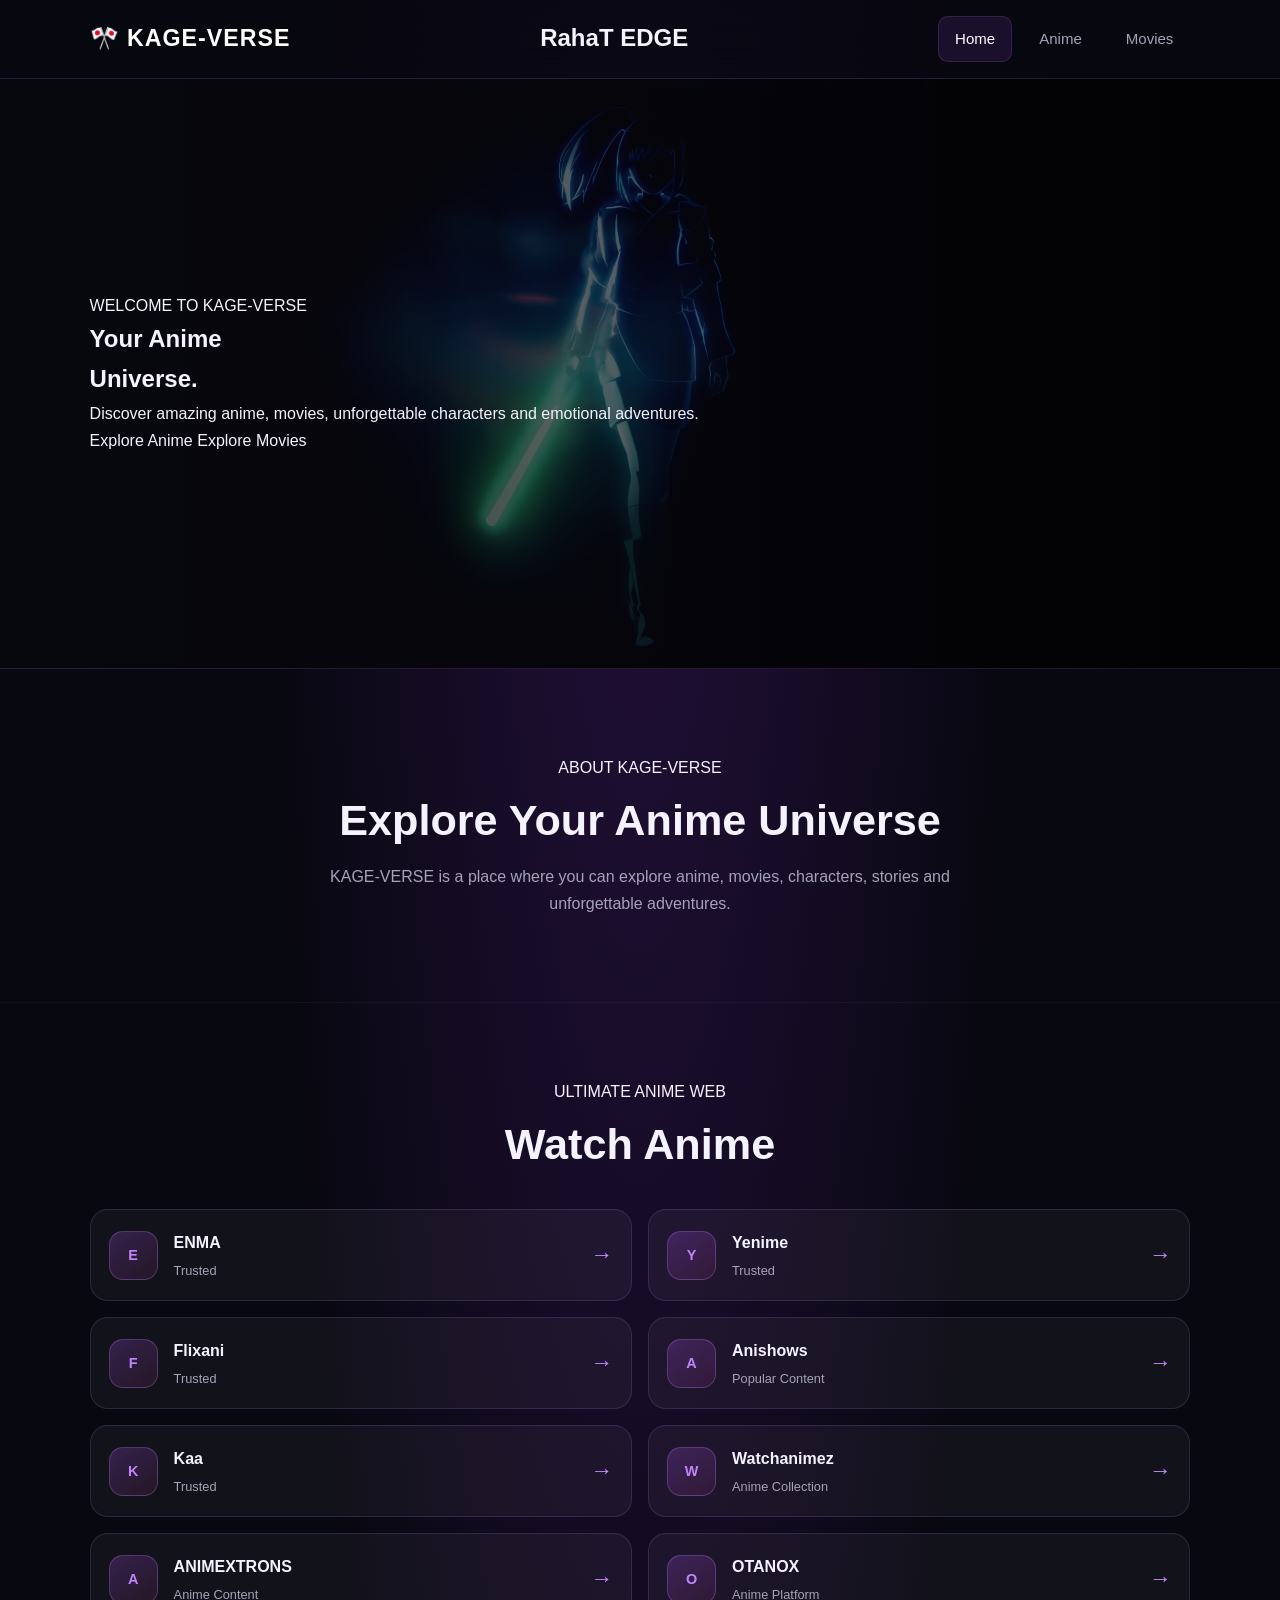
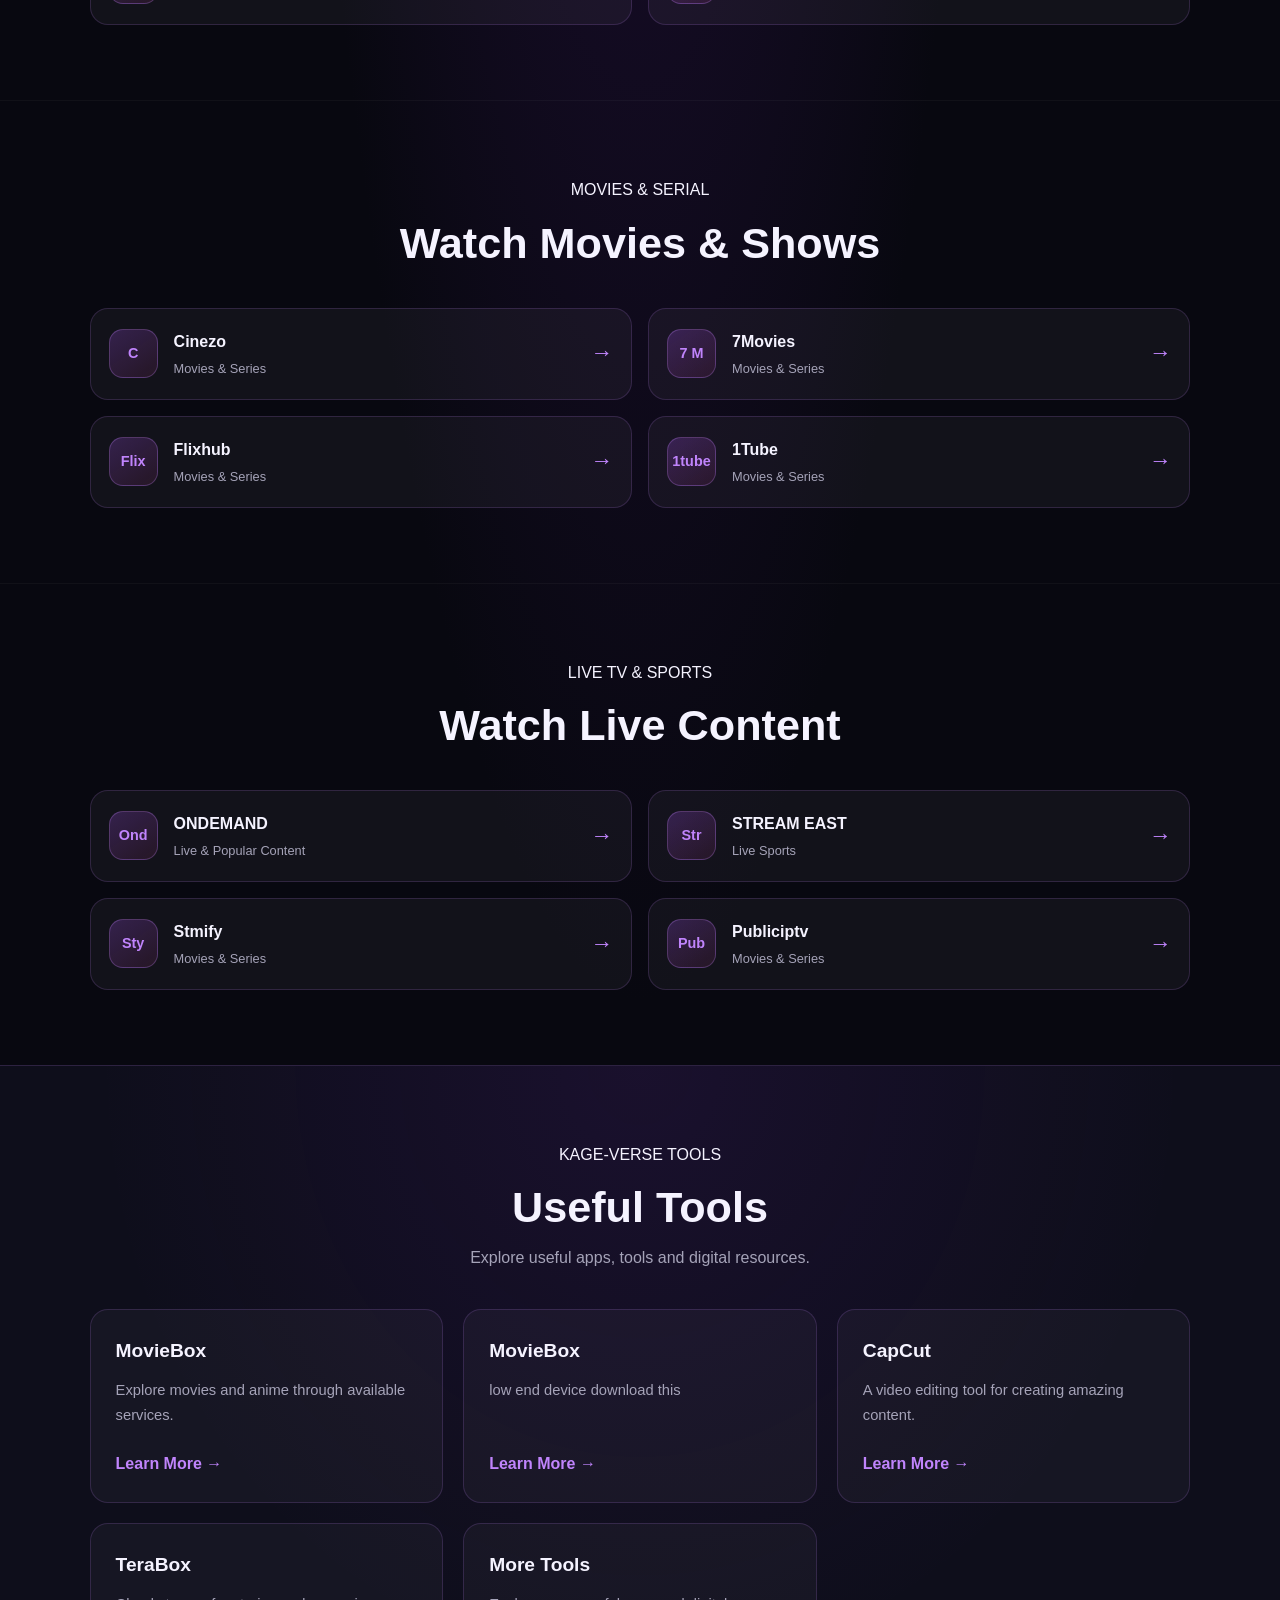
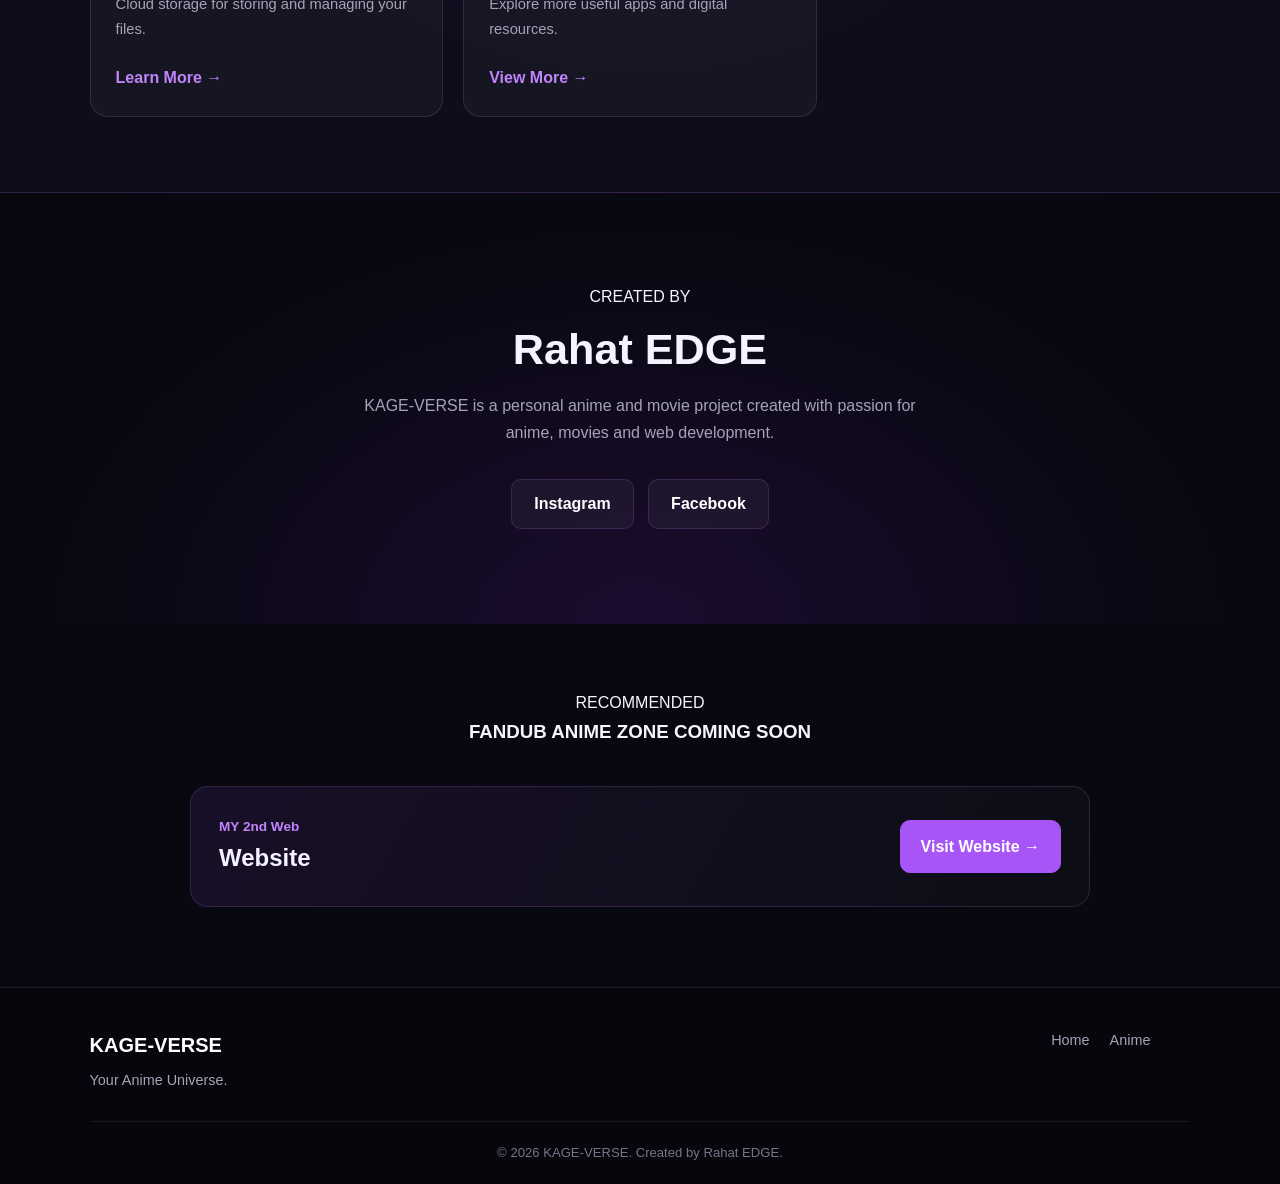
<file: index.html>
<!DOCTYPE html>
<html lang="en">

<head>
    <meta charset="UTF-8">

    <meta name="viewport" content="width=device-width, initial-scale=1.0">

    <meta name="description" content="KAGE-VERSE - Explore anime, movies, characters, stories and amazing adventures.">

    <meta name="author" content="Rahat EDGE">

    <link rel="stylesheet" href="index.css">

    <title>KAGE-VERSE</title>
</head>

<body>

    <!-- =========================
         HEADER
    ========================== -->

    <header class="site-header">

        <a href="index.html" class="logo">
            🎌 KAGE-VERSE
        </a>

        <h2>RahaT EDGE</h2>

        <nav class="navbar">

            <a href="index.html" class="active">
                Home
            </a>

            <a href="https://animesalt.cx/">
                Anime
            </a>

            <a href="">
                Movies
            </a>

        </nav>

    </header>


    <!-- =========================
         MAIN
    ========================== -->

    <main>

        <!-- =========================
             HERO
        ========================== -->

        <section class="hero">

            <div class="hero-content">

                <p class="hero-label">
                    WELCOME TO KAGE-VERSE
                </p>

                <h1>
                    Your Anime
                    <br>
                    Universe.
                </h1>

                <p class="hero-description">
                    Discover amazing anime, movies,
                    unforgettable characters and
                    emotional adventures.
                </p>

                <div class="hero-buttons">

                    <a href="anime.html" class="hero-button">
                        Explore Anime
                    </a>

                    <a href="movies.html" class="hero-button secondary">
                        Explore Movies
                    </a>

                </div>

            </div>

        </section>


        <!-- =========================
             ABOUT KAGE-VERSE
        ========================== -->

        <section class="intro-section">

            <div class="section-heading">

                <p class="section-label">
                    ABOUT KAGE-VERSE
                </p>

                <h2>
                    Explore Your Anime Universe
                </h2>

                <p>
                    KAGE-VERSE is a place where you can
                    explore anime, movies, characters,
                    stories and unforgettable adventures.
                </p>

            </div>

        </section>


        <!-- =========================
             WATCH ANIME
        ========================== -->

        <section class="aniro-menu">

            <div class="section-title">

                <p class="section-label">
                    ULTIMATE ANIME WEB
                </p>

                <h2>
                    Watch Anime
                </h2>

            </div>


            <div class="button-grid">

                <!-- ENMA -->

                <a href="https://www.enma.lol/home" class="menu-button" target="_blank" rel="noopener noreferrer">

                    <span class="button-icon">
                        E
                    </span>

                    <span class="button-text">

                        <strong>
                            ENMA
                        </strong>

                        <small>
                            Trusted
                        </small>

                    </span>

                    <span class="arrow">
                        →
                    </span>

                </a>


                <!-- Yenime -->

                <a href="https://yenime.net/" class="menu-button" target="_blank" rel="noopener noreferrer">

                    <span class="button-icon">
                        Y
                    </span>

                    <span class="button-text">

                        <strong>
                            Yenime
                        </strong>

                        <small>
                            Trusted
                        </small>

                    </span>

                    <span class="arrow">
                        →
                    </span>

                </a>


                <!-- Flixani -->

                <a href="https://flixani.studio/" class="menu-button" target="_blank" rel="noopener noreferrer">

                    <span class="button-icon">
                        F
                    </span>

                    <span class="button-text">

                        <strong>
                            Flixani
                        </strong>

                        <small>
                            Trusted
                        </small>

                    </span>

                    <span class="arrow">
                        →
                    </span>

                </a>


                <!-- Anishows -->

                <a href="https://anishows.org/home" class="menu-button" target="_blank" rel="noopener noreferrer">

                    <span class="button-icon">
                        A
                    </span>

                    <span class="button-text">

                        <strong>
                            Anishows
                        </strong>

                        <small>
                            Popular Content
                        </small>

                    </span>

                    <span class="arrow">
                        →
                    </span>

                </a>


                <!-- Kaa -->

                <a href="https://kaa.lt/" class="menu-button" target="_blank" rel="noopener noreferrer">

                    <span class="button-icon">
                        K
                    </span>

                    <span class="button-text">

                        <strong>
                            Kaa
                        </strong>

                        <small>
                            Trusted
                        </small>

                    </span>

                    <span class="arrow">
                        →
                    </span>

                </a>


                <!-- Watchanimez -->

                <a href="https://watchanimez.me/" class="menu-button" target="_blank" rel="noopener noreferrer">

                    <span class="button-icon">
                        W
                    </span>

                    <span class="button-text">

                        <strong>
                            Watchanimez
                        </strong>

                        <small>
                            Anime Collection
                        </small>

                    </span>

                    <span class="arrow">
                        →
                    </span>

                </a>


                <!-- ANIMEXTRONS -->

                <a href="https://animextrons.co.in/" class="menu-button" target="_blank" rel="noopener noreferrer">

                    <span class="button-icon">
                        A
                    </span>

                    <span class="button-text">

                        <strong>
                            ANIMEXTRONS
                        </strong>

                        <small>
                            Anime Content
                        </small>

                    </span>

                    <span class="arrow">
                        →
                    </span>

                </a>


                <!-- OTANOX -->

                <a href="https://www.otanox.online/" class="menu-button" target="_blank" rel="noopener noreferrer">

                    <span class="button-icon">
                        O
                    </span>

                    <span class="button-text">

                        <strong>
                            OTANOX
                        </strong>

                        <small>
                            Anime Platform
                        </small>

                    </span>

                    <span class="arrow">
                        →
                    </span>

                </a>

            </div>

        </section>


        <!-- =========================
             MOVIES & SHOWS
        ========================== -->

        <section class="aniro-menu">

            <div class="section-title">

                <p class="section-label">
                    MOVIES & SERIAL
                </p>

                <h2>
                    Watch Movies & Shows
                </h2>

            </div>


            <div class="button-grid">

                <!-- Cinezo -->

                <a href="https://cinezo.org/" class="menu-button" target="_blank" rel="noopener noreferrer">

                    <span class="button-icon">
                        C
                    </span>

                    <span class="button-text">

                        <strong>
                            Cinezo
                        </strong>

                        <small>
                            Movies & Series
                        </small>

                    </span>

                    <span class="arrow">
                        →
                    </span>

                </a>


                <!-- 7Movies -->

                <a href="https://7movies.ac/" class="menu-button" target="_blank" rel="noopener noreferrer">

                    <span class="button-icon">
                        7 M
                    </span>

                    <span class="button-text">

                        <strong>
                            7Movies
                        </strong>

                        <small>
                            Movies & Series
                        </small>

                    </span>

                    <span class="arrow">
                        →
                    </span>

                </a>


                <!-- Flixhub -->

                <a href="https://flixhub.studio/" class="menu-button" target="_blank" rel="noopener noreferrer">

                    <span class="button-icon">
                        Flix
                    </span>

                    <span class="button-text">

                        <strong>
                            Flixhub
                        </strong>

                        <small>
                            Movies & Series
                        </small>

                    </span>

                    <span class="arrow">
                        →
                    </span>

                </a>


                <!-- 1Tube -->

                <a href="https://www.1tube.org/" class="menu-button" target="_blank" rel="noopener noreferrer">

                    <span class="button-icon">
                        1tube
                    </span>

                    <span class="button-text">

                        <strong>
                            1Tube
                        </strong>

                        <small>
                            Movies & Series
                        </small>

                    </span>

                    <span class="arrow">
                        →
                    </span>

                </a>

            </div>

        </section>


        <!-- =========================
             LIVE TV & SPORTS
        ========================== -->

        <section class="aniro-menu">

            <div class="section-title">

                <p class="section-label">
                    LIVE TV & SPORTS
                </p>

                <h2>
                    Watch Live Content
                </h2>

            </div>


            <div class="button-grid">

                <!-- ONDEMAND -->

                <a href="https://ondemand.st/" class="menu-button" target="_blank" rel="noopener noreferrer">

                    <span class="button-icon">
                        Ond
                    </span>

                    <span class="button-text">

                        <strong>
                            ONDEMAND
                        </strong>

                        <small>
                            Live & Popular Content
                        </small>

                    </span>

                    <span class="arrow">
                        →
                    </span>

                </a>


                <!-- STREAM EAST -->

                <a href="https://streameast.cool/" class="menu-button" target="_blank" rel="noopener noreferrer">

                    <span class="button-icon">
                        Str
                    </span>

                    <span class="button-text">

                        <strong>
                            STREAM EAST
                        </strong>

                        <small>
                            Live Sports
                        </small>

                    </span>

                    <span class="arrow">
                        →
                    </span>

                </a>


                <!-- Stmify -->

                <a href="https://stmify.com/" class="menu-button" target="_blank" rel="noopener noreferrer">

                    <span class="button-icon">
                        Sty
                    </span>

                    <span class="button-text">

                        <strong>
                            Stmify
                        </strong>

                        <small>
                            Movies & Series
                        </small>

                    </span>

                    <span class="arrow">
                        →
                    </span>

                </a>


                <!-- Publiciptv -->

                <a href="https://publiciptv.com/" class="menu-button" target="_blank" rel="noopener noreferrer">

                    <span class="button-icon">
                        Pub
                    </span>

                    <span class="button-text">

                        <strong>
                            Publiciptv
                        </strong>

                        <small>
                            Movies & Series
                        </small>

                    </span>

                    <span class="arrow">
                        →
                    </span>

                </a>

            </div>

        </section>


        <!-- =========================
             KAGE-VERSE TOOLS
        ========================== -->

        <section class="tools-section">

            <div class="section-title">

                <p class="section-label">
                    KAGE-VERSE TOOLS
                </p>

                <h2>
                    Useful Tools
                </h2>

                <p>
                    Explore useful apps, tools and
                    digital resources.
                </p>

            </div>


            <div class="tools-grid">

                <!-- MovieBox -->

                <article class="tool-card">

                    <h3>
                        MovieBox
                    </h3>

                    <p>
                        Explore movies and anime
                        through available services.
                    </p>

                    <a href="https://leeapk.com/0012-moviebox-mod-apk/download/">
                        Learn More →
                    </a>

                </article>

                <article class="tool-card">

                    <h3>
                        MovieBox
                    </h3>

                    <p>
                        low end device download this 
                    </p>

                    <a href="https://an1.ca/moviebox-premium-1/">
                        Learn More →
                    </a>

                </article>


                <!-- CapCut -->

                <article class="tool-card">

                    <h3>
                        CapCut
                    </h3>

                    <p>
                        A video editing tool for
                        creating amazing content.
                    </p>

                    <a href="https://an1.ca/capcut-mod-apk-an1-2/">
                        Learn More →
                    </a>

                </article>


                <!-- TeraBox -->

                <article class="tool-card">

                    <h3>
                        TeraBox
                    </h3>

                    <p>
                        Cloud storage for storing
                        and managing your files.
                    </p>

                    <a href="https://an1.ca/terabox-mod-apk/">
                        Learn More →
                    </a>

                </article>


                <!-- More Tools -->

                <article class="tool-card">

                    <h3>
                        More Tools
                    </h3>

                    <p>
                        Explore more useful apps
                        and digital resources.
                    </p>

                    <a href="moviebox.html">
                        View More →
                    </a>

                </article>

            </div>

        </section>


        <!-- =========================
             CREATOR
        ========================== -->

        <section class="creator-section">

            <div class="creator-content">

                <p class="section-label">
                    CREATED BY
                </p>

                <h2>
                    Rahat EDGE
                </h2>

                <p>
                    KAGE-VERSE is a personal anime and
                    movie project created with passion
                    for anime, movies and web development.
                </p>

                <a href="https://www.instagram.com/garouxyz07?stkn=emJ1Z2llN3pqeHl2" class="social-button">
                    Instagram
                </a>

                <a href="https://www.facebook.com/share/19aS8DKz9o/" class="social-button">
                    Facebook
                </a>

            </div>

        </section>


        <!-- =========================
             RECOMMENDED WEBSITE
        ========================== -->

        <section class="external-section">

            <div class="section-title">

                <p class="section-label">
                    RECOMMENDED
                </p>

                <h3>
                    FANDUB ANIME ZONE COMING SOON
                </h3>

            </div>


            <article class="external-card">

                <div>

                    <p>
                        MY 2nd Web
                    </p>

                    <h3>
                        Website
                    </h3>

                </div>


                <a href="anime.html" target="_blank" rel="noopener noreferrer">
                    Visit Website →
                </a>

            </article>

        </section>

    </main>


    <!-- =========================
         FOOTER
    ========================== -->

    <footer class="site-footer">

        <div class="footer-content">

            <div class="footer-brand">

                <a href="index.html">
                    KAGE-VERSE
                </a>

                <p>
                    Your Anime Universe.
                </p>

            </div>


            <div class="footer-links">

                <a href="index.html">
                    Home
                </a>

                <a href="anime.html">
                    Anime
                </a>

                <a href="movies.html">

                </a>

                <a href="search.html">

                </a>

            </div>

        </div>


        <div class="footer-bottom">

            <p>
                © 2026 KAGE-VERSE. Created by Rahat EDGE.
            </p>

        </div>

    </footer>

</body>

</html>
</file>
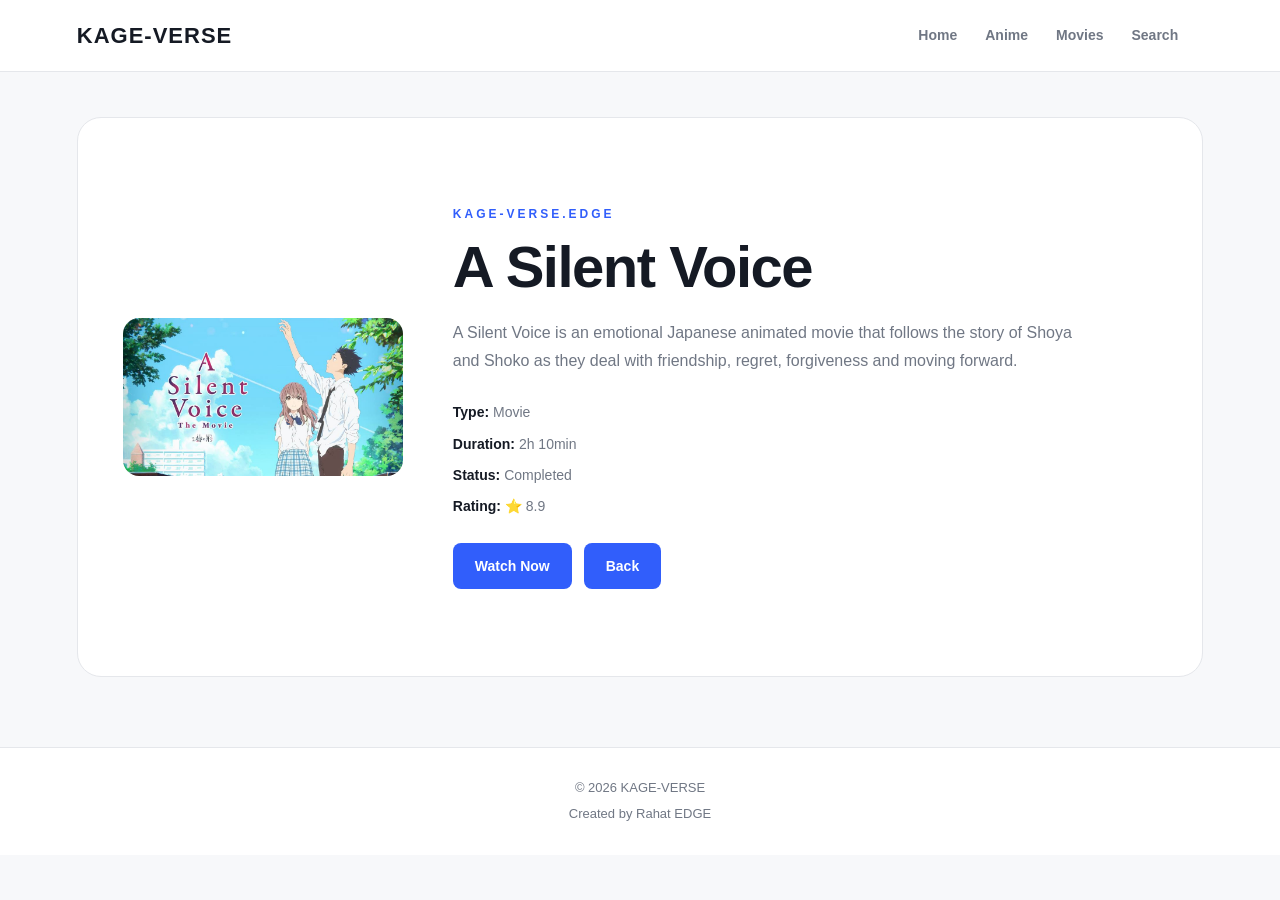
<file: a-silent-voice.html>
<!DOCTYPE html>
<html lang="en">

<head>

    <meta charset="UTF-8">

    <meta name="viewport" content="width=device-width, initial-scale=1.0">

    <link rel="stylesheet" href="style.css">

    <title>A Silent Voice - KAGE-VERSE</title>

</head>


<body>

    <!-- =========================
         NAVBAR
    ========================== -->

    <header>

        <!-- Website Logo -->

        <a href="index.html" class="logo">
            KAGE-VERSE
        </a>


        <!-- Navigation -->

        <nav>

            <a href="index.html">
                Home
            </a>

            <a href="index.html#anime">
                Anime
            </a>

            <a href="index.html#movies">
                Movies
            </a>

            <a href="index.html#search">
                Search
            </a>

        </nav>


        <!-- Dark Mode Button -->

        

    </header>


    <!-- =========================
         MAIN CONTENT
    ========================== -->

    <main>

        <!-- =========================
             ANIME / MOVIE DETAILS
        ========================== -->

        <section class="details">

            <!-- Poster -->

            <div class="details-poster">

                <img
                    src="a-silent-voice.jpg"
                    alt="A Silent Voice poster"
                >

            </div>


            <!-- Information -->

            <div class="details-info">

                <p class="details-label">
                    KAGE-VERSE.EDGE
                </p>


                <h1>
                    A Silent Voice
                </h1>


                <p class="details-description">
                    A Silent Voice is an emotional Japanese animated movie
                    that follows the story of Shoya and Shoko as they deal
                    with friendship, regret, forgiveness and moving forward.
                </p>


                <!-- Movie Information -->

                <div class="details-meta">

                    <p>
                        <strong>Type:</strong>
                        Movie
                    </p>

                    <p>
                        <strong>Duration:</strong>
                        2h 10min
                    </p>

                    <p>
                        <strong>Status:</strong>
                        Completed
                    </p>

                    <p>
                        <strong>Rating:</strong>
                        ⭐ 8.9
                    </p>

                </div>


                <!-- Buttons -->

                <div class="details-buttons">

                <a href="watch.html?anime=silent-voice" class="watch-button">
                         Watch Now
                </a>

                    <a href="anime.html" class="hero-button">
                        Back
                    </a>

                </div>

            </div>

        </section>

    </main>


    <!-- =========================
         FOOTER
    ========================== -->

    <footer>

        <p>
            © 2026 KAGE-VERSE
        </p>

        <p>
            Created by Rahat EDGE
        </p>

    </footer>


    <!-- =========================
         JAVASCRIPT
    ========================== -->

    <script src="script.js"></script>

</body>

</html>
</file>
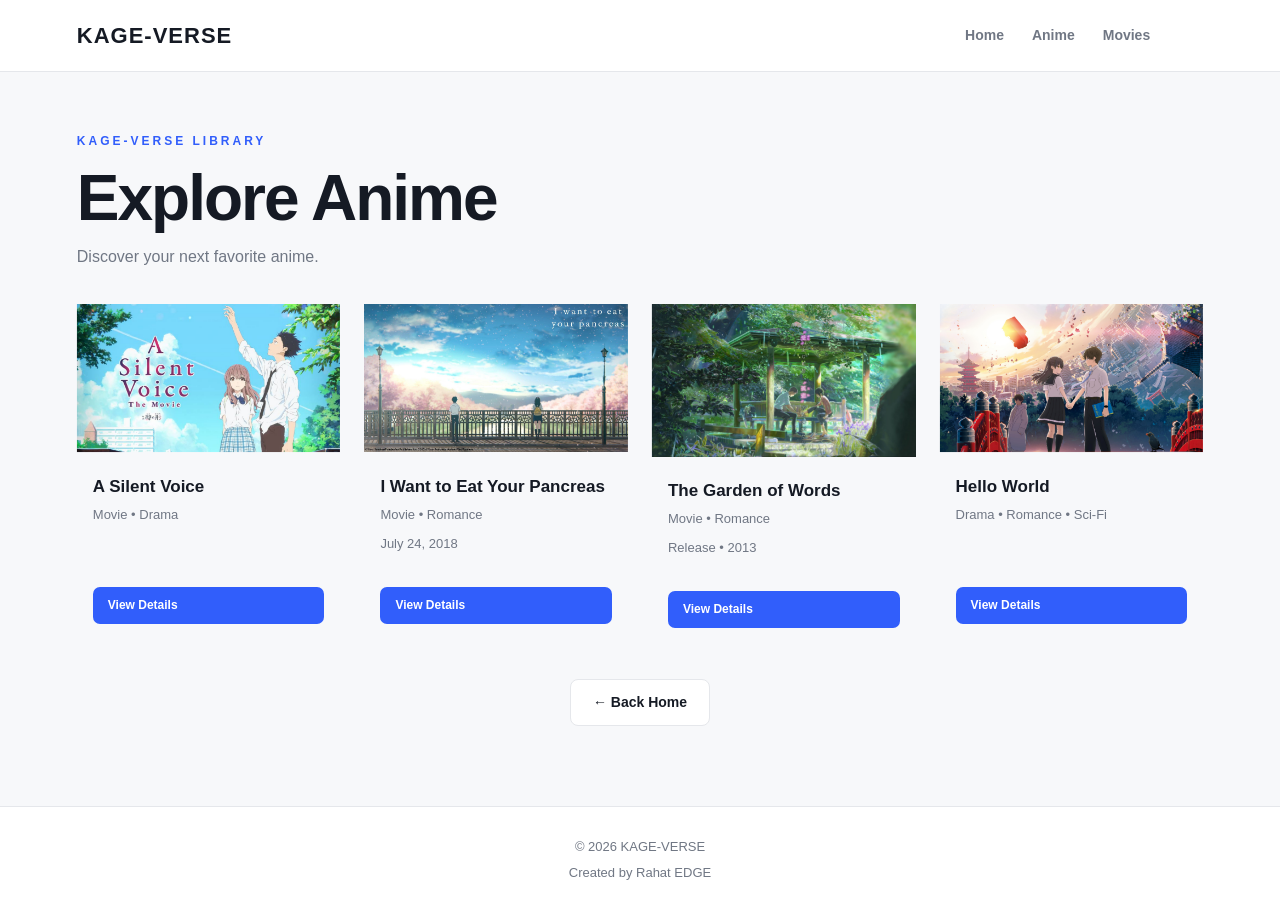
<file: anime.html>
<!DOCTYPE html>
<html lang="en">

<head>

    <meta charset="UTF-8">

    <meta
        name="viewport"
        content="width=device-width, initial-scale=1.0"
    >

    <link rel="stylesheet" href="style.css">

    <title>Anime - KAGE-VERSE</title>

</head>


<body>

    <!-- =========================
         NAVBAR
    ========================== -->

    <header>

        <a href="index.html" class="logo">
            KAGE-VERSE
        </a>


        <nav>

            <a href="index.html">
                Home
            </a>

            <a href="anime.html">
                Anime
            </a>

            <a href="">
                Movies
            </a>

            <a href="">
            </a>

        </nav>


        

    </header>


    <!-- =========================
         MAIN
    ========================== -->

    <main>

        <section class="anime-library">


            <!-- =========================
                 PAGE HEADING
            ========================== -->

            <div class="library-header">

                <p class="details-label">
                    KAGE-VERSE LIBRARY
                </p>

                <h1>
                    Explore Anime
                </h1>

                <p>
                    Discover your next favorite anime.
                </p>

            </div>


            <!-- =========================
                 ANIME GRID
            ========================== -->

            <div class="anime-grid">


                <!-- =========================
                     ANIME 1
                ========================== -->

                <article class="library-card">

                    <a href="a-silent-voice.html">

                        <div class="library-image">

                            <img
                                src="a-silent-voice.jpg"
                                alt="A Silent Voice"
                            >

                        </div>

                    </a>


                    <div class="library-info">

                        <h2>
                            A Silent Voice
                        </h2>

                        <p>
                            Movie • Drama
                        </p>

                        <a
                            href="a-silent-voice.html"
                            class="card-button"
                        >
                            View Details
                        </a>

                    </div>

                </article>


                <!-- =========================
                     ANIME 2
                ========================== -->

                <article class="library-card">

                    <a href="i-want-to-eat-your-pancreas.html">

                        <div class="library-image">

                            <img
                                src="i-want-to-eat-your-pancreas.jpg"
                                alt="I Want to Eat Your Pancreas"
                            >

                        </div>

                    </a>


                    <div class="library-info">

                        <h2>
                            I Want to Eat Your Pancreas
                        </h2>

                        <p>
                            Movie • Romance
                        </p>

                        <p>
                            July 24, 2018
                        </p>

                        <a
                            href="i-want-to-eat-your-pancreas.html"
                            class="card-button"
                        >
                            View Details
                        </a>

                    </div>

                </article>


                <!-- =========================
                     ANIME 3
                ========================== -->

                <article class="library-card">

                    <a href="the_garden_of_words.html">

                        <div class="library-image">

                            <img
                                src="the-garden-of-words.jpg"
                                alt="The Garden of Words"
                            >

                        </div>

                    </a>


                    <div class="library-info">

                        <h2>
                            The Garden of Words
                        </h2>

                        <p>
                            Movie • Romance
                        </p>

                        <p>
                            Release • 2013
                        </p>

                        <a
                            href="the_garden_of_words.html"
                            class="card-button"
                        >
                            View Details
                        </a>

                    </div>

                </article>


                <!-- =========================
                     ANIME 4
                ========================== -->

                <article class="library-card">

                    <a href="hello-world.html">

                        <div class="library-image">

                            <img
                                src="hello-world.jpg"
                                alt="Hello World"
                            >

                        </div>

                    </a>


                    <div class="library-info">

                        <h2>
                            Hello World
                        </h2>

                        <p>
                            Drama • Romance • Sci-Fi
                        </p>

                        <a
                            href="hello-world.html"
                            class="card-button"
                        >
                            View Details
                        </a>

                    </div>

                </article>


            </div>


            <!-- =========================
                 BACK HOME BUTTON
            ========================== -->

            <div class="back-button-container">

                <a
                    href="index.html"
                    class="back-button"
                >
                    ← Back Home
                </a>

            </div>


        </section>

    </main>


    <!-- =========================
         FOOTER
    ========================== -->

    <footer>

        <p>
            © 2026 KAGE-VERSE
        </p>

        <p>
            Created by Rahat EDGE
        </p>

    </footer>


    <!-- =========================
         JAVASCRIPT
    ========================== -->

    <script src="script.js"></script>

</body>

</html>
</file>
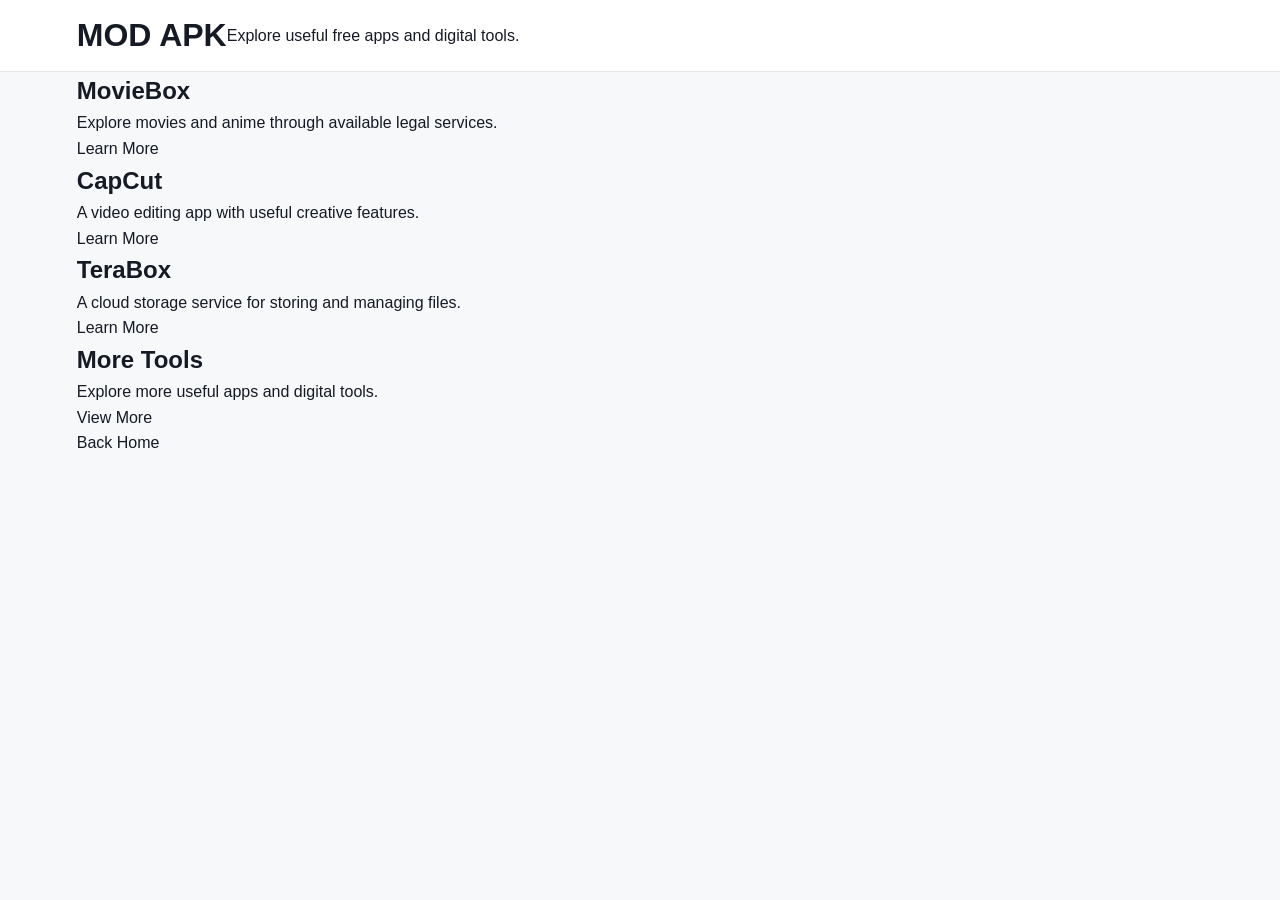
<file: freetools.html>
<!DOCTYPE html>
<html lang="en">

<head>
    <meta charset="UTF-8">
    <meta name="viewport" content="width=device-width, initial-scale=1.0">
    <meta name="author" content="Rahat">
    <meta name="description" content="Explore useful free apps, tools, and digital resources.">

    <link rel="stylesheet" href="style.css">

    <title>Get Free Tools</title>
</head>

<body>

    <header>
        <h1>MOD APK</h1>

        <p>
            Explore useful free apps and digital tools.
        </p>
    </header>

    <main>

        <section class="tools-section">

            <article>
                <h2>MovieBox</h2>

                <p>
                    Explore movies and anime through available legal services.
                </p>

                <a href="https://an1.ca/moviebox-premium/">
                    Learn More
                </a>
            </article>

            <article>
                <h2>CapCut</h2>

                <p>
                    A video editing app with useful creative features.
                </p>

                <a href="https://an1.ca/capcut-mod-apk-an1-2/">
                    Learn More
                </a>
            </article>

            <article>
                <h2>TeraBox</h2>

                <p>
                    A cloud storage service for storing and managing files.
                </p>

                <a href="https://an1.ca/terabox-mod-apk/">
                    Learn More
                </a>
            </article>

            <article>
                
            </article>

            <article>
                <h2>More Tools</h2>

                <p>
                    Explore more useful apps and digital tools.
                </p>

                <a href="https://an1.com/">
                    View More
                </a>
            </article>

            <article class="Home">
                <a href="index.html">
                    Back Home
                </a>
            </article>

        </section>

    </main>

</body>

</html>
</file>
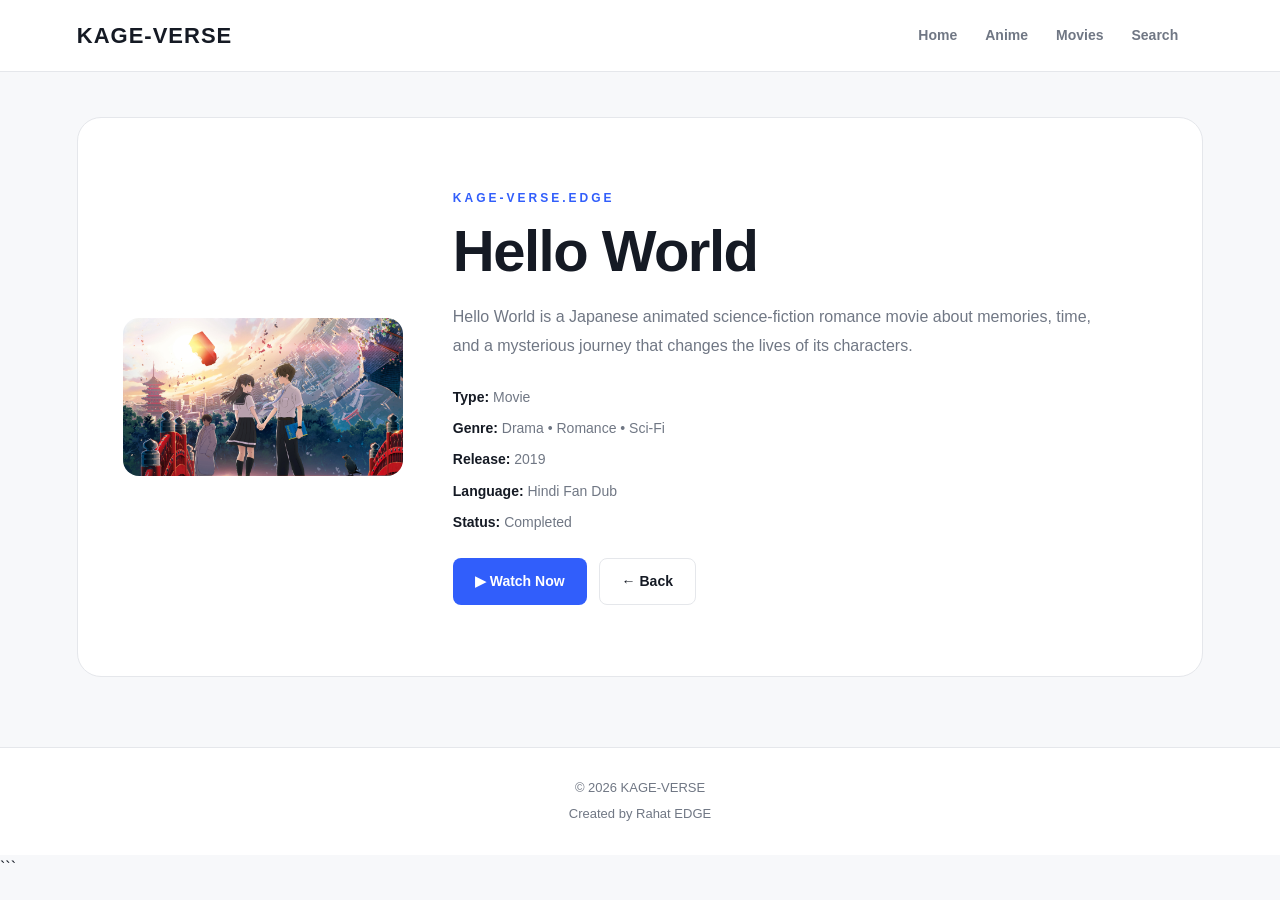
<file: hello-world.html>
<!DOCTYPE html>
<html lang="en">

<head>

    <meta charset="UTF-8">

    <meta name="viewport" content="width=device-width, initial-scale=1.0">

    <link rel="stylesheet" href="style.css">

    <title>Hello World - KAGE-VERSE</title>

</head>


<body>

    <!-- =========================
         NAVBAR
    ========================== -->

    <header>

        <a href="index.html" class="logo">
            KAGE-VERSE
        </a>


        <nav>

            <a href="index.html">
                Home
            </a>

            <a href="anime.html">
                Anime
            </a>

            <a href="movies.html">
                Movies
            </a>

            <a href="search.html">
                Search
            </a>

        </nav>




    </header>


    <!-- =========================
         MAIN
    ========================== -->

    <main>

        <section class="details">

            <!-- =========================
                 POSTER
            ========================== -->

            <div class="details-poster">

                <img
                    src="hello-world.jpg"
                    alt="Hello World"
                >

            </div>


            <!-- =========================
                 INFORMATION
            ========================== -->

            <div class="details-info">

                <p class="details-label">
                    KAGE-VERSE.EDGE
                </p>


                <h1>
                    Hello World
                </h1>


                <p class="details-description">

                    Hello World is a Japanese animated science-fiction
                    romance movie about memories, time, and a mysterious
                    journey that changes the lives of its characters.

                </p>


                <!-- =========================
                     META
                ========================== -->

                <div class="details-meta">

                    <p>
                        <strong>Type:</strong>
                        Movie
                    </p>

                    <p>
                        <strong>Genre:</strong>
                        Drama • Romance • Sci-Fi
                    </p>

                    <p>
                        <strong>Release:</strong>
                        2019
                    </p>

                    <p>
                        <strong>Language:</strong>
                        Hindi Fan Dub
                    </p>

                    <p>
                        <strong>Status:</strong>
                        Completed
                    </p>

                </div>


                <!-- =========================
                     BUTTONS
                ========================== -->

                <div class="details-buttons">

                    <a
                        href="watch.html"
                        class="watch-button"
                    >
                        ▶ Watch Now
                    </a>


                    <a
                        href="anime.html"
                        class="back-button"
                    >
                        ← Back 
                    </a>

                </div>

            </div>

        </section>

    </main>


    <!-- =========================
         FOOTER
    ========================== -->

    <footer>

        <p>
            © 2026 KAGE-VERSE
        </p>

        <p>
            Created by Rahat EDGE
        </p>

    </footer>


    <!-- =========================
         JAVASCRIPT
    ========================== -->

    <script src="script.js"></script>

</body>

</html>
```
</file>
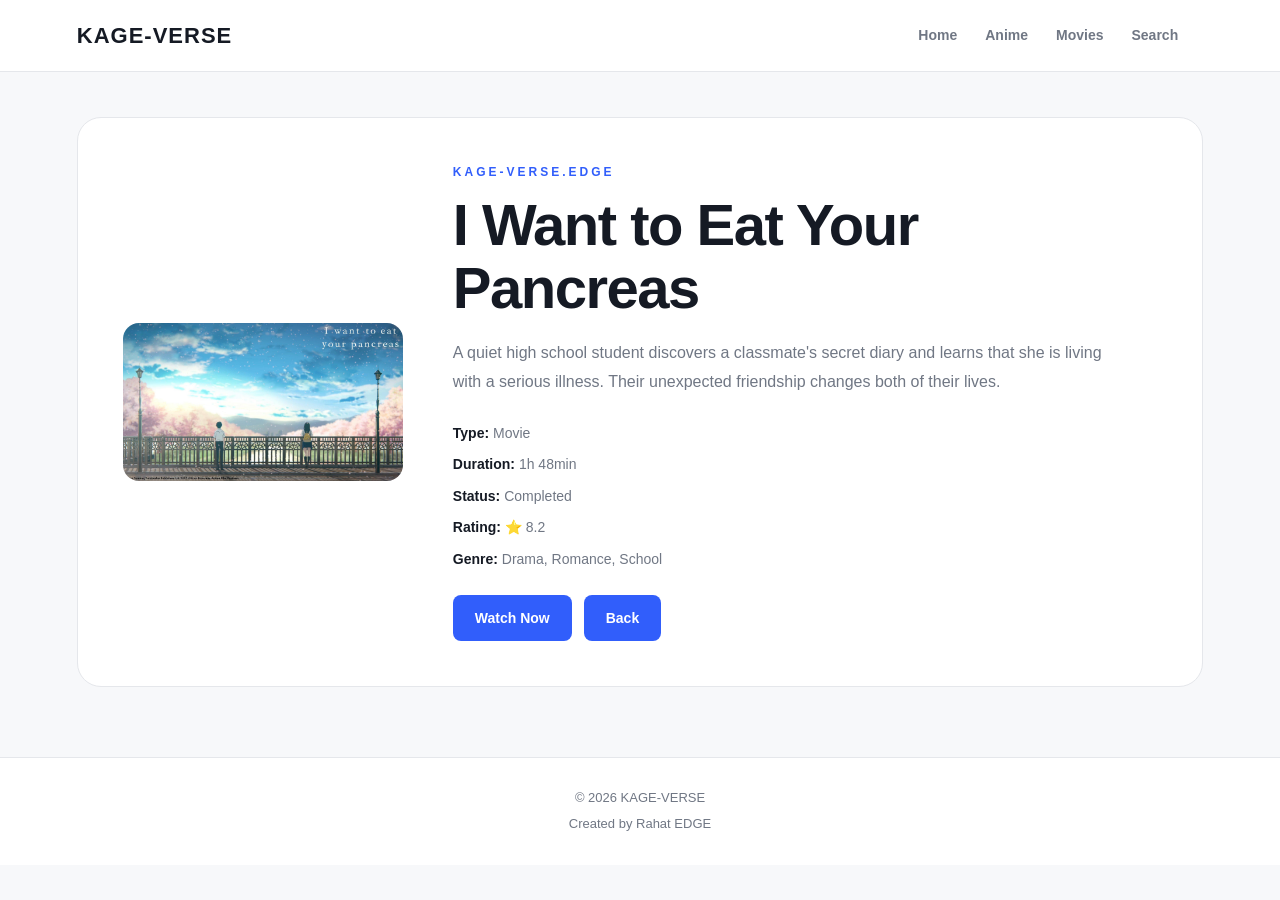
<file: i-want-to-eat-your-pancreas.html>
<!DOCTYPE html>
<html lang="en">

<head>

    <meta charset="UTF-8">

    <meta name="viewport" content="width=device-width, initial-scale=1.0">

    <link rel="stylesheet" href="style.css">

    <title>I Want to Eat Your Pancreas - KAGE-VERSE</title>

</head>


<body>

    <!-- =========================
         NAVBAR
    ========================== -->

    <header>

        <a href="index.html" class="logo">
            KAGE-VERSE
        </a>

        <nav>

            <a href="index.html">Home</a>

            <a href="index.html#anime">Anime</a>

            <a href="index.html#movies">Movies</a>

            <a href="index.html#search">Search</a>

        </nav>

        

    </header>


    <!-- =========================
         MOVIE DETAILS
    ========================== -->

    <main>

        <section class="details">

            <!-- Poster -->

            <div class="details-poster">

                <img
                    src="i-want-to-eat-your-pancreas.jpg"
                    alt="I Want to Eat Your Pancreas poster"
                >

            </div>


            <!-- Movie Information -->

            <div class="details-info">

                <p class="details-label">
                    KAGE-VERSE.EDGE
                </p>


                <h1>
                    I Want to Eat Your Pancreas
                </h1>


                <p class="details-description">
                    A quiet high school student discovers a classmate's
                    secret diary and learns that she is living with a
                    serious illness. Their unexpected friendship changes
                    both of their lives.
                </p>


                <div class="details-meta">

                    <p>
                        <strong>Type:</strong>
                        Movie
                    </p>

                    <p>
                        <strong>Duration:</strong>
                        1h 48min
                    </p>

                    <p>
                        <strong>Status:</strong>
                        Completed
                    </p>

                    <p>
                        <strong>Rating:</strong>
                        ⭐ 8.2
                    </p>

                    <p>
                        <strong>Genre:</strong>
                        Drama, Romance, School
                    </p>

                </div>


                <!-- Buttons -->

                <div class="details-buttons">

                <a href="watch.html?anime=i-want-to-eat-your-pancreas" class="watch-button">
                        Watch Now
                </a>

                    <a href="anime.html" class="hero-button">
                        Back 
                    </a>

                </div>

            </div>

        </section>

    </main>


    <!-- =========================
         FOOTER
    ========================== -->

    <footer>

        <p>
            © 2026 KAGE-VERSE
        </p>

        <p>
            Created by Rahat EDGE
        </p>

    </footer>


    <script src="script.js"></script>

</body>

</html>
</file>
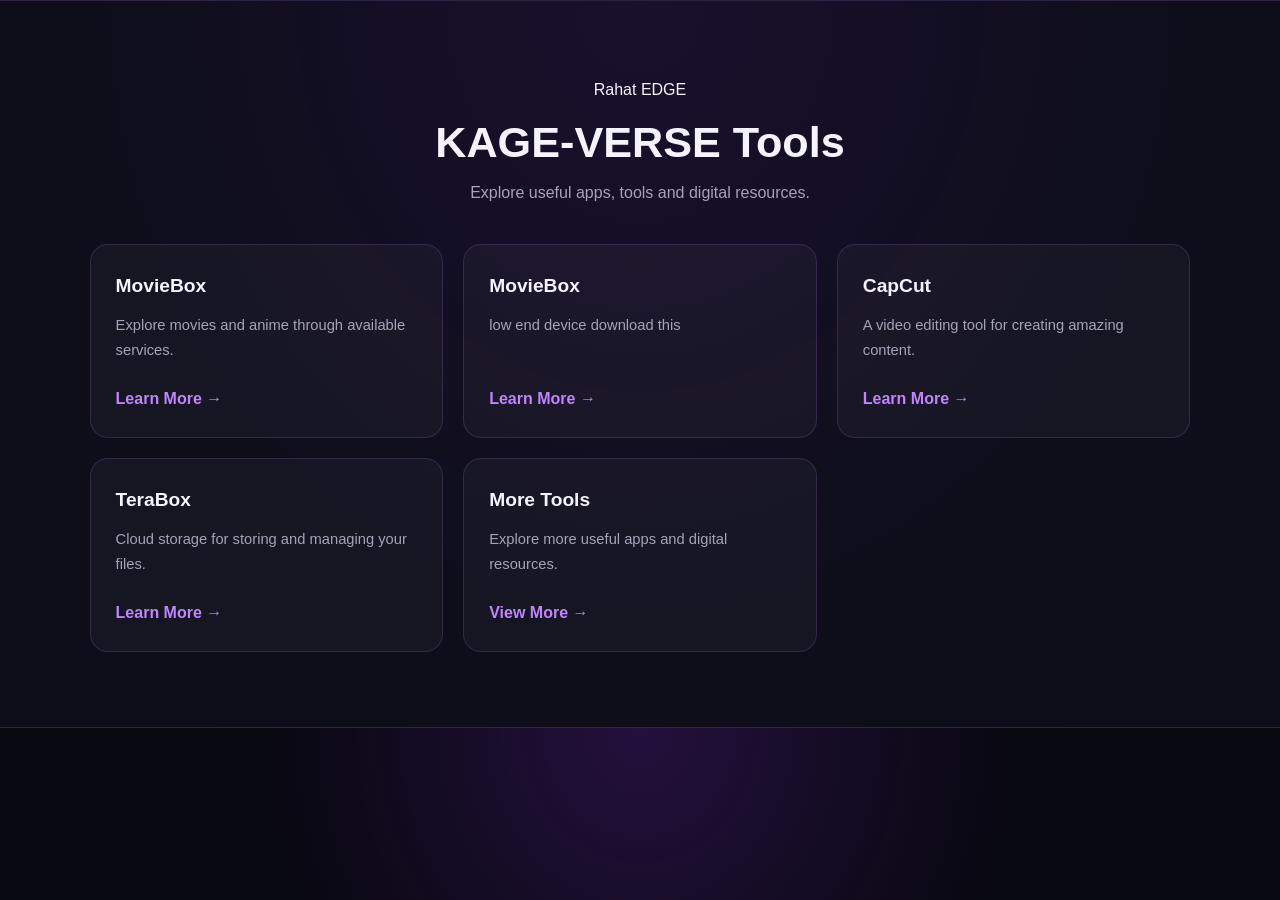
<file: moviebox.html>
<!DOCTYPE html>
<html lang="en">

<head>
    <meta charset="UTF-8">

    <meta name="viewport" content="width=device-width, initial-scale=1.0">

    <meta name="description" content="KAGE-VERSE - Explore anime, movies, characters, stories and amazing adventures.">

    <meta name="author" content="Rahat EDGE">

    <link rel="stylesheet" href="index.css">

    <title>KAGE-VERSE-MOVIEBOX</title>
</head>

<body>
    <section class="tools-section">

        <div class="section-title">

            <p class="section-label">
                 Rahat EDGE
            </p>

            <h2>
                KAGE-VERSE Tools
            </h2>

            <p>
                Explore useful apps, tools and
                digital resources.
            </p>

        </div>


        <div class="tools-grid">

            <!-- MovieBox -->

            <article class="tool-card">

                <h3>
                    MovieBox
                </h3>

                <p>
                    Explore movies and anime
                    through available services.
                </p>

                <a href="https://leeapk.com/0012-moviebox-mod-apk/download/">
                    Learn More →
                </a>

            </article>

            <article class="tool-card">

                <h3>
                    MovieBox
                </h3>

                <p>
                    low end device download this
                </p>

                <a href="https://an1.ca/moviebox-premium-1/">
                    Learn More →
                </a>

            </article>


            <!-- CapCut -->

            <article class="tool-card">

                <h3>
                    CapCut
                </h3>

                <p>
                    A video editing tool for
                    creating amazing content.
                </p>

                <a href="https://an1.ca/capcut-mod-apk-an1-2/">
                    Learn More →
                </a>

            </article>


            <!-- TeraBox -->

            <article class="tool-card">

                <h3>
                    TeraBox
                </h3>

                <p>
                    Cloud storage for storing
                    and managing your files.
                </p>

                <a href="https://an1.ca/terabox-mod-apk/">
                    Learn More →
                </a>

            </article>


            <!-- More Tools -->

            <article class="tool-card">

                <h3>
                    More Tools
                </h3>

                <p>
                    Explore more useful apps
                    and digital resources.
                </p>

                <a href="https://an1.com/">
                    View More →
                </a>

            </article>

        </div>

    </section>

</body>

</html>
</file>
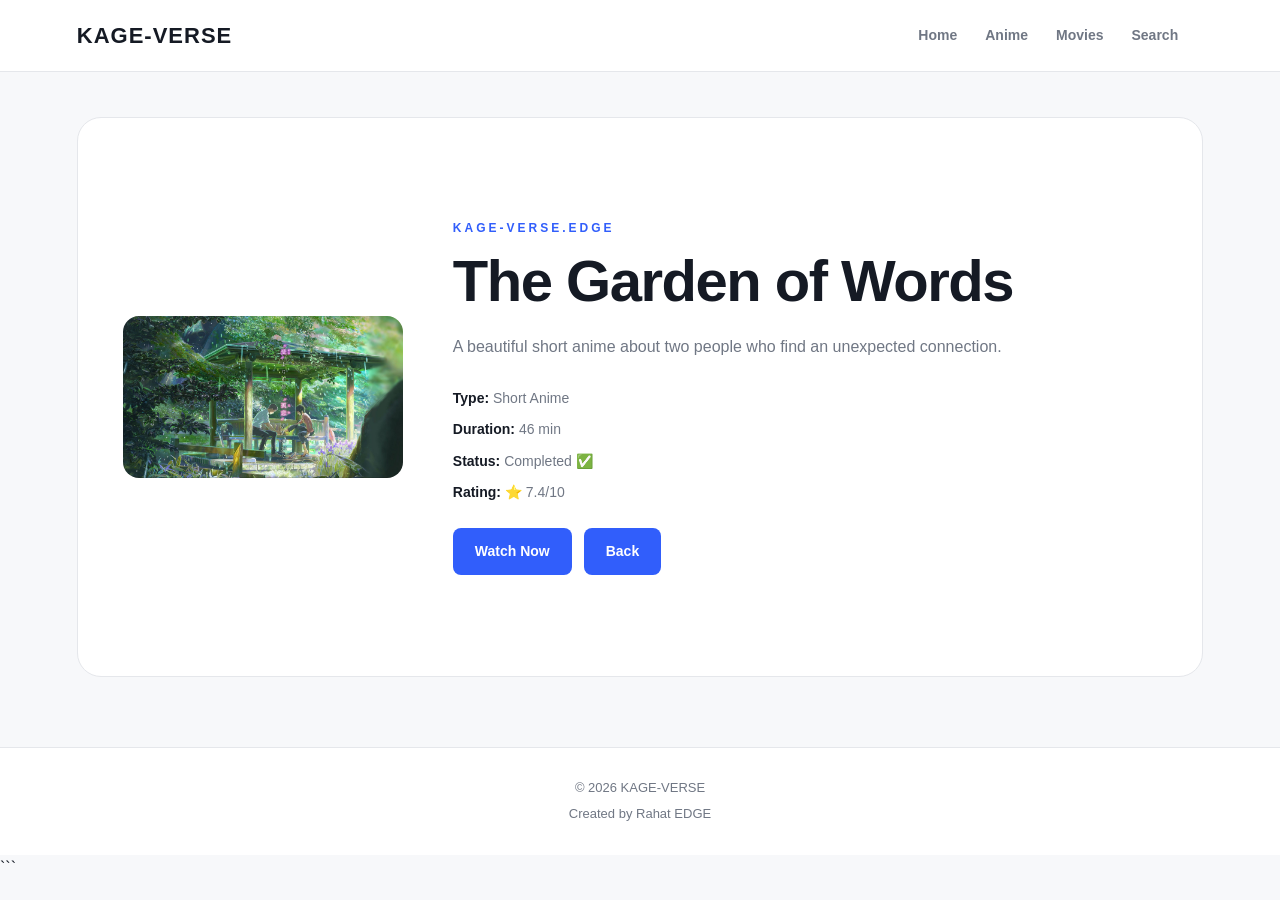
<file: the_garden_of_words.html>
<!DOCTYPE html>
<html lang="en">

<head>

    <meta charset="UTF-8">
    <meta name="viewport" content="width=device-width, initial-scale=1.0">

    <link rel="stylesheet" href="style.css">

    <title>The Garden of Words - KAGE-VERSE</title>

</head>


<body>

    <!-- =========================
         NAVBAR
    ========================== -->

    <header>

        <a href="index.html" class="logo">
            KAGE-VERSE
        </a>

        <nav>

            <a href="index.html">
                Home
            </a>

            <a href="anime.html">
                Anime
            </a>

            <a href="movies.html">
                Movies
            </a>

            <a href="search.html">
                Search
            </a>

        </nav>

        

    </header>


    <!-- =========================
         MAIN CONTENT
    ========================== -->

    <main>

        <section class="details">

            <!-- Poster -->

            <div class="details-poster">

                <img
                    src="the-garden-of-words.jpg"
                    alt="The Garden of Words"
                >

            </div>


            <!-- Information -->

            <div class="details-info">

                <p class="details-label">
                    KAGE-VERSE.EDGE
                </p>


                <h1>
                    The Garden of Words
                </h1>


                <p class="details-description">
                    A beautiful short anime about two people
                    who find an unexpected connection.
                </p>


                <!-- Movie Information -->

                <div class="details-meta">

                    <p>
                        <strong>Type:</strong>
                        Short Anime
                    </p>

                    <p>
                        <strong>Duration:</strong>
                        46 min
                    </p>

                    <p>
                        <strong>Status:</strong>
                        Completed ✅
                    </p>

                    <p>
                        <strong>Rating:</strong>
                        ⭐ 7.4/10
                    </p>

                </div>


                <!-- Buttons -->

                <div class="details-buttons">

                    <a
                        href="watch.html?anime=garden-of-words"
                        class="watch-button"
                    >
                        Watch Now
                    </a>

                    <a
                        href="anime.html"
                        class="hero-button"
                    >
                        Back
                    </a>

                </div>

            </div>

        </section>

    </main>


    <!-- =========================
         FOOTER
    ========================== -->

    <footer>

        <p>
            © 2026 KAGE-VERSE
        </p>

        <p>
            Created by Rahat EDGE
        </p>

    </footer>


    <!-- =========================
         JAVASCRIPT
    ========================== -->

    <script src="script.js"></script>

</body>

</html>
```
</file>
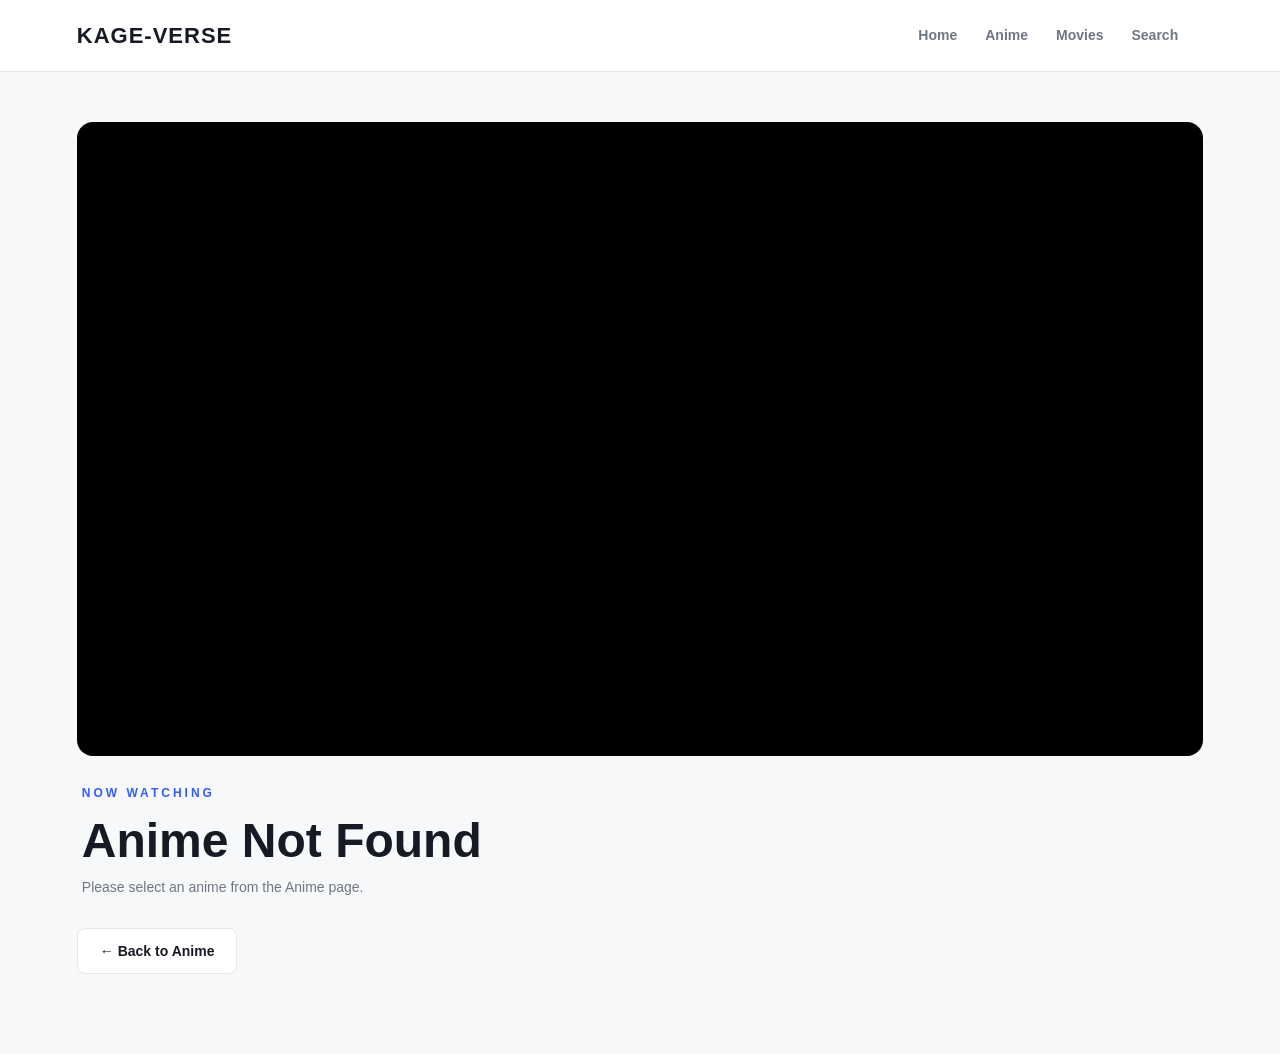
<file: watch.html>
<!DOCTYPE html>
<html lang="en">

<head>
    <meta charset="UTF-8">

    <meta name="viewport" content="width=device-width, initial-scale=1.0">

    <link rel="stylesheet" href="style.css">

    <title>Watch - KAGE-VERSE</title>
</head>

<body>

    <!-- =========================
         NAVBAR
    ========================== -->

    <header>

        <a href="index.html" class="logo">
            KAGE-VERSE
        </a>

        <nav>

            <a href="index.html">
                Home
            </a>

            <a href="anime.html">
                Anime
            </a>

            <a href="movies.html">
                Movies
            </a>

            <a href="search.html">
                Search
            </a>

        </nav>

    </header>


    <!-- =========================
         WATCH PAGE
    ========================== -->

    <main>

        <section class="watch-page">

            <!-- Video -->

            <div class="video-container">

                <iframe
                    id="videoFrame"
                    src=""
                    allow="autoplay; fullscreen; picture-in-picture"
                    allowfullscreen
                    title="Anime Video">
                </iframe>

            </div>


            <!-- Anime Information -->

            <div class="watch-info">

                <p class="details-label">
                    NOW WATCHING
                </p>

                <h1 id="animeTitle">
                    Loading...
                </h1>

                <p id="animeType">
                    Loading...
                </p>

            </div>


            <!-- Back Button -->

            <div class="watch-actions">

                <a
                    href="anime.html"
                    class="back-button">
                    ← Back to Anime
                </a>

            </div>

        </section>
        

    </main>


    <!-- JavaScript -->

    <script src="script.js"></script>

</body>

</html>
</file>
<file: index.css>
/* ========================================
   KAGE-VERSE — PREMIUM DARK UI
   Created by Rahat EDGE
======================================== */

/* ---------- ROOT ---------- */

:root {
    --bg: #080810;
    --bg-secondary: #0e0e1b;
    --card: rgba(255, 255, 255, 0.045);
    --card-hover: rgba(151, 71, 255, 0.10);
    --purple: #a855f7;
    --purple-light: #c084fc;
    --pink: #ec4899;
    --text: #f5f3ff;
    --muted: #a5a3b8;
    --border: rgba(192, 132, 252, 0.17);
    --radius: 18px;
    --transition: 0.3s ease;
}

/* ---------- RESET ---------- */

* {
    margin: 0;
    padding: 0;
    box-sizing: border-box;
}

html {
    scroll-behavior: smooth;
    scroll-padding-top: 90px;
}

body {
    font-family: "Segoe UI", Arial, sans-serif;
    background:
        radial-gradient(ellipse at 50% 0%, #24103d 0%, transparent 42%),
        var(--bg);
    color: var(--text);
    line-height: 1.7;
    overflow-x: hidden;
}

a {
    color: inherit;
    text-decoration: none;
}

button,
a {
    -webkit-tap-highlight-color: transparent;
}

::selection {
    background: var(--purple);
    color: white;
}

/* ---------- HEADER ---------- */

.site-header {
    width: 100%;
    min-height: 76px;
    padding: 16px 7%;
    display: flex;
    align-items: center;
    justify-content: space-between;
    gap: 24px;
    position: sticky;
    top: 0;
    z-index: 1000;
    background: rgba(8, 8, 16, 0.86);
    backdrop-filter: blur(18px);
    -webkit-backdrop-filter: blur(18px);
    border-bottom: 1px solid var(--border);
}

.logo {
    font-size: 1.45rem;
    font-weight: 800;
    letter-spacing: 1px;
    color: white;
    transition: var(--transition);
}

.logo:hover {
    color: var(--purple-light);
    text-shadow: 0 0 20px rgba(168, 85, 247, 0.6);
}

.navbar {
    display: flex;
    align-items: center;
    gap: 10px;
}

.navbar a {
    padding: 9px 16px;
    border: 1px solid transparent;
    border-radius: 10px;
    color: var(--muted);
    font-size: 0.94rem;
    transition: var(--transition);
}

.navbar a:hover,
.navbar a.active {
    color: white;
    background: rgba(168, 85, 247, 0.12);
    border-color: var(--border);
}

/* ---------- HERO ---------- */

.hero {
    min-height: 590px;
    padding: 100px 7%;
    display: flex;
    align-items: center;
    position: relative;
    isolation: isolate;
    overflow: hidden;

    background:
        linear-gradient(
            90deg,
            rgba(8, 8, 16, 0.90) 0%,
            rgba(8, 8, 16, 0.60) 50%,
            rgba(8, 8, 16, 0.25) 100%
        ),
        url("./hero.png") center center / cover no-repeat;

    border-bottom: 1px solid var(--border);
}
/* ---------- INTRO ---------- */

.intro-section {
    padding: 85px 7%;
    text-align: center;
}

.section-heading {
    max-width: 760px;
    margin: 0 auto;
}

.section-heading h2,
.section-title h2,
.creator-content h2 {
    margin: 12px 0 16px;
    font-size: clamp(1.8rem, 4vw, 2.7rem);
    line-height: 1.25;
    font-weight: 800;
}

.section-heading > p:last-child,
.section-title > p:last-child {
    color: var(--muted);
    max-width: 650px;
    margin: 0 auto;
}

/* ---------- SHARED SECTIONS ---------- */

.aniro-menu,
.tools-section,
.external-section {
    padding: 75px 7%;
}

.aniro-menu {
    border-top: 1px solid rgba(255, 255, 255, 0.035);
}

.section-title {
    text-align: center;
    margin-bottom: 38px;
}

.section-title h2 {
    margin-bottom: 10px;
}

/* ---------- ANIME / MOVIE BUTTON GRID ---------- */

.button-grid {
    display: grid;
    grid-template-columns: repeat(2, minmax(0, 1fr));
    gap: 16px;
    max-width: 1150px;
    margin: 0 auto;
}

.menu-button {
    min-width: 0;
    min-height: 92px;
    display: flex;
    align-items: center;
    gap: 16px;
    padding: 18px;
    border: 1px solid var(--border);
    border-radius: var(--radius);
    background: var(--card);
    transition:
        transform var(--transition),
        background var(--transition),
        border-color var(--transition),
        box-shadow var(--transition);
}

.menu-button:hover {
    transform: translateY(-4px);
    background: var(--card-hover);
    border-color: rgba(168, 85, 247, 0.65);
    box-shadow: 0 12px 35px rgba(0, 0, 0, 0.22);
}

.button-icon {
    width: 49px;
    height: 49px;
    flex: 0 0 49px;
    display: flex;
    justify-content: center;
    align-items: center;
    border: 1px solid rgba(192, 132, 252, 0.28);
    border-radius: 14px;
    background: linear-gradient(
        145deg,
        rgba(168, 85, 247, 0.23),
        rgba(236, 72, 153, 0.09)
    );
    color: var(--purple-light);
    font-size: 0.9rem;
    font-weight: 900;
}

.button-text {
    min-width: 0;
    flex: 1;
    display: flex;
    flex-direction: column;
    overflow-wrap: anywhere;
}

.button-text strong {
    color: var(--text);
    font-size: 1rem;
    font-weight: 750;
}

.button-text small {
    margin-top: 3px;
    color: var(--muted);
    font-size: 0.8rem;
}

.arrow {
    flex-shrink: 0;
    color: var(--purple-light);
    font-size: 1.4rem;
    transition: transform var(--transition);
}

.menu-button:hover .arrow {
    transform: translateX(5px);
}

/* ---------- TOOLS ---------- */

.tools-section {
    background:
        radial-gradient(
            ellipse at 50% 0%,
            rgba(126, 34, 206, 0.10),
            transparent 60%
        ),
        var(--bg-secondary);
    border-top: 1px solid var(--border);
    border-bottom: 1px solid var(--border);
}

.tools-grid {
    display: grid;
    grid-template-columns: repeat(3, minmax(0, 1fr));
    gap: 20px;
    max-width: 1150px;
    margin: 0 auto;
}

.tool-card {
    min-width: 0;
    display: flex;
    flex-direction: column;
    align-items: flex-start;
    padding: 25px;
    border: 1px solid var(--border);
    border-radius: var(--radius);
    background: rgba(255, 255, 255, 0.035);
    transition: var(--transition);
}

.tool-card:hover {
    transform: translateY(-5px);
    border-color: var(--purple);
    background: rgba(168, 85, 247, 0.07);
    box-shadow: 0 14px 35px rgba(0, 0, 0, 0.2);
}

.tool-card h3 {
    margin-bottom: 10px;
    font-size: 1.2rem;
    font-weight: 800;
}

.tool-card p {
    flex: 1;
    margin-bottom: 22px;
    color: var(--muted);
    font-size: 0.92rem;
    overflow-wrap: anywhere;
}

.tool-card > a {
    display: inline-flex;
    align-items: center;
    color: var(--purple-light);
    font-weight: 750;
    transition: var(--transition);
}

.tool-card > a:hover {
    color: #e9d5ff;
    gap: 5px;
}

/* ---------- CREATOR ---------- */

.creator-section {
    padding: 90px 7%;
    text-align: center;
    background:
        radial-gradient(
            ellipse at 50% 100%,
            rgba(126, 34, 206, 0.16),
            transparent 65%
        );
}

.creator-content {
    max-width: 680px;
    margin: 0 auto;
}

.creator-content > p:not(.section-label) {
    margin: 0 auto 28px;
    color: var(--muted);
    max-width: 580px;
}

.social-button {
    display: inline-flex;
    justify-content: center;
    align-items: center;
    margin: 5px;
    padding: 10px 22px;
    border: 1px solid var(--border);
    border-radius: 10px;
    background: var(--card);
    color: white;
    font-weight: 700;
    transition: var(--transition);
}

.social-button:hover {
    background: var(--purple);
    border-color: var(--purple);
    transform: translateY(-3px);
}

/* ---------- RECOMMENDED WEBSITE ---------- */

.external-section {
    padding-top: 65px;
    padding-bottom: 80px;
}

.external-card {
    max-width: 900px;
    margin: 0 auto;
    padding: 28px;
    display: flex;
    justify-content: space-between;
    align-items: center;
    gap: 24px;
    border: 1px solid var(--border);
    border-radius: var(--radius);
    background: linear-gradient(
        120deg,
        rgba(168, 85, 247, 0.10),
        rgba(255, 255, 255, 0.025)
    );
}

.external-card p {
    color: var(--purple-light);
    font-size: 0.85rem;
    font-weight: 700;
}

.external-card h3 {
    font-size: 1.5rem;
}

.external-card > a {
    flex-shrink: 0;
    padding: 12px 20px;
    border: 1px solid var(--purple);
    border-radius: 10px;
    background: var(--purple);
    color: white;
    font-weight: 750;
    transition: var(--transition);
}

.external-card > a:hover {
    background: #7e22ce;
    transform: translateY(-3px);
}

/* ---------- FOOTER ---------- */

.site-footer {
    padding: 40px 7% 20px;
    border-top: 1px solid var(--border);
    background: #06060c;
}

.footer-content {
    display: flex;
    justify-content: space-between;
    align-items: flex-start;
    gap: 30px;
    padding-bottom: 28px;
}

.footer-brand > a {
    font-size: 1.25rem;
    font-weight: 850;
    color: white;
}

.footer-brand p {
    margin-top: 6px;
    color: var(--muted);
    font-size: 0.9rem;
}

.footer-links {
    display: flex;
    flex-wrap: wrap;
    gap: 20px;
}

.footer-links a {
    color: var(--muted);
    font-size: 0.9rem;
    transition: color var(--transition);
}

.footer-links a:hover {
    color: var(--purple-light);
}

.footer-bottom {
    padding-top: 20px;
    border-top: 1px solid rgba(255, 255, 255, 0.07);
    text-align: center;
}

.footer-bottom p {
    color: #777489;
    font-size: 0.82rem;
}

/* ---------- ANIMATIONS ---------- */

@keyframes fadeUp {
    from {
        opacity: 0;
        transform: translateY(22px);
    }

    to {
        opacity: 1;
        transform: translateY(0);
    }
}

/* ---------- TABLET ---------- */

@media (max-width: 900px) {
    .site-header {
        padding-left: 5%;
        padding-right: 5%;
    }

    .hero,
    .intro-section,
    .aniro-menu,
    .tools-section,
    .creator-section,
    .external-section {
        padding-left: 5%;
        padding-right: 5%;
    }

    .tools-grid {
        grid-template-columns: repeat(2, minmax(0, 1fr));
    }

    .hero {
        min-height: 520px;
    }
}

/* ---------- MOBILE ---------- */

@media (max-width: 600px) {
    .site-header {
        min-height: 70px;
        padding: 13px 4%;
        flex-wrap: wrap;
        gap: 10px;
    }

    .logo {
        font-size: 1.15rem;
    }

    .navbar {
        gap: 2px;
    }

    .navbar a {
        padding: 8px 9px;
        font-size: 0.82rem;
    }

    .hero {
        min-height: 480px;
        padding: 75px 6%;
    }

    .hero h1 {
        font-size: clamp(2.8rem, 12vw, 4rem);
        letter-spacing: -1.5px;
    }

    .hero-description {
        font-size: 0.96rem;
    }

    .hero-buttons {
        gap: 10px;
    }

    .hero-button {
        padding: 11px 15px;
        font-size: 0.88rem;
    }

    .intro-section,
    .aniro-menu,
    .tools-section,
    .creator-section,
    .external-section {
        padding-top: 55px;
        padding-bottom: 55px;
    }

    .section-title {
        margin-bottom: 27px;
    }

    .button-grid,
    .tools-grid {
        grid-template-columns: minmax(0, 1fr);
        gap: 13px;
    }

    .menu-button {
        min-height: 82px;
        padding: 14px;
        gap: 12px;
    }

    .button-icon {
        width: 43px;
        height: 43px;
        flex-basis: 43px;
    }

    .tool-card {
        padding: 21px;
    }

    .external-card {
        align-items: flex-start;
        flex-direction: column;
        padding: 22px;
    }

    .external-card h3 {
        font-size: 1.3rem;
    }

    .footer-content {
        flex-direction: column;
        gap: 22px;
    }

    .footer-links {
        gap: 16px;
    }
}

/* ---------- SMALL PHONES ---------- */

@media (max-width: 360px) {
    .site-header {
        align-items: flex-start;
        flex-direction: column;
    }

    .navbar {
        width: 100%;
    }

    .navbar a {
        padding-left: 10px;
        padding-right: 10px;
    }

    .hero-buttons {
        flex-direction: column;
        align-items: stretch;
    }

    .hero-button {
        width: 100%;
    }
}

/* ---------- ACCESSIBILITY ---------- */

@media (prefers-reduced-motion: reduce) {
    *,
    *::before,
    *::after {
        scroll-behavior: auto !important;
        animation-duration: 0.01ms !important;
        animation-iteration-count: 1 !important;
        transition-duration: 0.01ms !important;
    }
}
</file>
<file: style.css>
/* ========================================
   KAGE-VERSE
   Clean • Minimal • Lightweight
======================================== */


/* ========================================
   1. RESET
======================================== */

* {
    margin: 0;
    padding: 0;
    box-sizing: border-box;
}

html {
    scroll-behavior: smooth;
}

body {
    min-height: 100vh;
    background: var(--background);
    color: var(--text);
    font-family: Arial, Helvetica, sans-serif;
    line-height: 1.6;
    transition: background 0.2s ease, color 0.2s ease;
}

a {
    color: inherit;
    text-decoration: none;
}

img {
    max-width: 100%;
}


/* ========================================
   2. THEME
======================================== */

:root {
    --background: #f7f8fa;
    --surface: #ffffff;

    --text: #151a24;
    --muted: #707784;

    --border: #e5e7eb;

    --accent: #315efb;
    --accent-hover: #244bd0;
}


/* ========================================
   3. DARK MODE
======================================== */

body.dark {
    --background: #101218;
    --surface: #181b22;

    --text: #f2f4f8;
    --muted: #9aa1ae;

    --border: #292d36;

    --accent: #6d8cff;
    --accent-hover: #829cff;
}


/* ========================================
   4. NAVBAR
======================================== */

header {
    width: 100%;
    min-height: 72px;

    display: flex;
    align-items: center;

    padding: 0 6%;

    background: var(--surface);
    border-bottom: 1px solid var(--border);

    position: sticky;
    top: 0;
    z-index: 100;

    transition:
        background 0.2s ease,
        border-color 0.2s ease;
}


/* ========================================
   5. LOGO
======================================== */

.logo {
    font-size: 22px;
    font-weight: 800;
    letter-spacing: 1px;
    white-space: nowrap;
}


/* ========================================
   6. NAVIGATION
======================================== */

nav {
    display: flex;
    align-items: center;

    gap: 28px;

    margin-left: auto;
    margin-right: 25px;
}

nav a {
    color: var(--muted);

    font-size: 14px;
    font-weight: 600;

    transition: color 0.15s ease;
}

nav a:hover {
    color: var(--accent);
}


/* ========================================
   7. THEME BUTTON
======================================== */

#themeButton {
    width: 40px;
    height: 40px;

    display: flex;
    align-items: center;
    justify-content: center;

    border: 1px solid var(--border);
    border-radius: 50%;

    background: var(--background);
    color: var(--text);

    font-size: 17px;

    cursor: pointer;

    transition:
        background 0.15s ease,
        border-color 0.15s ease;
}

#themeButton:hover {
    border-color: var(--accent);
}


/* ========================================
   8. MAIN
======================================== */

main {
    width: 88%;
    max-width: 1200px;

    margin: 0 auto;
}


/* ========================================
   9. HERO
======================================== */

.hero {
    min-height: 480px;

    margin-top: 35px;
    padding: 70px 65px;

    display: flex;
    flex-direction: column;
    justify-content: center;

    background: var(--surface);

    border: 1px solid var(--border);
    border-radius: 24px;

    transition:
        background 0.2s ease,
        border-color 0.2s ease;
}

.hero-label {
    margin-bottom: 14px;

    color: var(--accent);

    font-size: 12px;
    font-weight: 800;

    letter-spacing: 3px;
}

.hero h1 {
    max-width: 700px;

    margin-bottom: 20px;

    font-size: clamp(42px, 6vw, 72px);
    line-height: 1.05;

    letter-spacing: -2px;
}

.hero-description {
    max-width: 500px;

    margin-bottom: 30px;

    color: var(--muted);

    font-size: 17px;
}

.hero-button {
    width: fit-content;

    display: inline-block;

    padding: 12px 22px;

    background: var(--accent);
    color: #ffffff;

    border-radius: 8px;

    font-size: 14px;
    font-weight: 700;

    transition: background 0.15s ease;
}

.hero-button:hover {
    background: var(--accent-hover);
}


/* ========================================
   10. FEATURED
======================================== */

.featured {
    margin-top: 65px;
    margin-bottom: 70px;
}

.section-title {
    display: flex;
    align-items: center;
    justify-content: space-between;

    margin-bottom: 22px;
}

.section-title h2 {
    font-size: 26px;
}

.section-title a {
    color: var(--accent);

    font-size: 14px;
    font-weight: 700;
}


/* ========================================
   11. OLD / FEATURED ANIME CARD
======================================== */

.anime-card {
    display: flex;
    gap: 22px;

    padding: 18px;

    background: var(--surface);

    border: 1px solid var(--border);
    border-radius: 18px;

    transition:
        background 0.2s ease,
        border-color 0.2s ease;
}

.anime-image {
    width: 150px;
    height: 210px;

    flex-shrink: 0;

    display: flex;
    align-items: center;
    justify-content: center;

    overflow: hidden;

    background: #e9ecf2;
    color: #8a909c;

    border-radius: 12px;
}

.anime-image img {
    width: 100%;
    height: 100%;

    display: block;

    object-fit: cover;
}

.anime-info {
    padding: 12px 5px;
}

.anime-info h3 {
    margin-bottom: 8px;
    font-size: 21px;
}

.anime-info p {
    margin-bottom: 20px;

    color: var(--muted);
    font-size: 14px;
}

.anime-info a {
    color: var(--accent);

    font-size: 14px;
    font-weight: 700;
}


/* ========================================
   12. ANIME LIBRARY
======================================== */

.anime-library {
    padding: 60px 0 80px;
}


/* ========================================
   13. LIBRARY HEADER
======================================== */

.library-header {
    margin-bottom: 35px;
}

.library-header h1 {
    margin-bottom: 10px;

    font-size: clamp(40px, 6vw, 64px);
    line-height: 1.1;

    letter-spacing: -2px;
}

.library-header>p:last-child {
    color: var(--muted);
    font-size: 16px;
}


/* ========================================
   14. ANIME GRID
======================================== */

.anime-grid {
    display: grid;

    grid-template-columns: repeat(4, minmax(0, 1fr));

    gap: 24px;
}

.library-info {
    padding: 16px;

    display: flex;
    flex-direction: column;

    min-height: 180px;
}

.library-info h2 {
    margin-bottom: 6px;
    font-size: 17px;
    line-height: 1.35;
}

.library-info p {
    margin-bottom: 8px;
    color: var(--muted);
    font-size: 13px;
}

.card-button {
    display: inline-block;

    margin-top: auto;

    padding: 9px 15px;

    background: var(--accent);
    color: #ffffff;

    border-radius: 7px;

    font-size: 12px;
    font-weight: 700;

    transition: background 0.15s ease;
}


/* ========================================
   18. CARD BUTTON
======================================== */

.card-button {
    display: inline-block;

    padding: 9px 15px;

    background: var(--accent);
    color: #ffffff;

    border-radius: 7px;

    font-size: 12px;
    font-weight: 700;

    transition: background 0.15s ease;
}

.card-button:hover {
    background: var(--accent-hover);
}


/* ========================================
   19. BACK HOME BUTTON
======================================== */

.back-button-container {
    display: flex;
    justify-content: center;

    margin-top: 35px;
}

.back-button {
    display: inline-block;

    padding: 11px 22px;

    background: var(--surface);
    color: var(--text);

    border: 1px solid var(--border);
    border-radius: 8px;

    font-size: 14px;
    font-weight: 700;

    transition:
        background 0.15s ease,
        color 0.15s ease,
        border-color 0.15s ease;
}

.back-button:hover {
    background: var(--accent);
    color: #ffffff;
    border-color: var(--accent);
}


/* ========================================
   20. DETAILS PAGE
======================================== */

.details {
    min-height: 560px;

    margin: 45px 0 70px;
    padding: 45px;

    display: flex;
    align-items: center;

    gap: 50px;

    background: var(--surface);

    border: 1px solid var(--border);
    border-radius: 24px;

    transition:
        background 0.2s ease,
        border-color 0.2s ease;
}


/* ========================================
   21. DETAILS POSTER
======================================== */

.details-poster {
    width: 280px;
    flex-shrink: 0;
}

.details-poster img {
    width: 100%;

    display: block;

    border-radius: 16px;

    object-fit: cover;
}


/* ========================================
   22. DETAILS INFO
======================================== */

.details-info {
    max-width: 650px;
}

.details-label {
    margin-bottom: 12px;

    color: var(--accent);

    font-size: 12px;
    font-weight: 800;

    letter-spacing: 3px;
}

.details-info h1 {
    margin-bottom: 20px;

    font-size: clamp(36px, 5vw, 58px);

    line-height: 1.08;

    letter-spacing: -1.5px;
}

.details-description {
    margin-bottom: 25px;

    color: var(--muted);

    font-size: 16px;
    line-height: 1.8;
}


/* ========================================
   23. DETAILS META
======================================== */

.details-meta {
    display: grid;

    gap: 9px;

    margin-bottom: 25px;
}

.details-meta p {
    color: var(--muted);
    font-size: 14px;
}

.details-meta strong {
    color: var(--text);
}


/* ========================================
   24. DETAILS BUTTONS
======================================== */

.details-buttons {
    display: flex;
    align-items: center;

    gap: 12px;

    flex-wrap: wrap;
}


/* ========================================
   25. WATCH BUTTON
======================================== */

.watch-button {
    display: inline-block;

    padding: 12px 22px;

    background: var(--accent);
    color: #ffffff;

    border-radius: 8px;

    font-size: 14px;
    font-weight: 700;

    transition: background 0.15s ease;
}

.watch-button:hover {
    background: var(--accent-hover);
}


/* ========================================
   26. WATCH PAGE
======================================== */

.watch-page {
    padding: 50px 0 80px;
}


/* ========================================
   27. VIDEO
======================================== */

.video-container {
    width: 100%;
    aspect-ratio: 16 / 9;
    background: #000;
    border-radius: 16px;
    overflow: hidden;
}

.video-container iframe {
    width: 100%;
    height: 100%;
    display: block;
    border: 0;
}

/* ========================================
   28. WATCH INFO
======================================== */

.watch-info {
    padding: 28px 5px 20px;
}

.watch-info h1 {
    margin-bottom: 8px;

    font-size: clamp(30px, 5vw, 48px);
    line-height: 1.1;
}

.watch-info>p:last-child {
    color: var(--muted);
    font-size: 14px;
}

.watch-actions {
    margin-top: 10px;
}


/* ========================================
   29. FOOTER
======================================== */

footer {
    padding: 30px 20px;

    text-align: center;

    border-top: 1px solid var(--border);

    color: var(--muted);

    font-size: 13px;

    background: var(--surface);
}

footer p+p {
    margin-top: 5px;
}


/* ========================================
   30. TABLET
======================================== */

@media (max-width: 1000px) {

    .anime-grid {
        grid-template-columns: repeat(3, minmax(0, 1fr));
    }

}


/* ========================================
   31. MOBILE
======================================== */

@media (max-width: 700px) {

    /* ---------- HEADER ---------- */

    header {
        min-height: auto;

        padding: 15px 5%;

        flex-wrap: wrap;

        gap: 15px;
    }


    /* ---------- NAV ---------- */

    nav {
        order: 3;

        width: 100%;

        justify-content: center;

        margin: 0;

        padding-bottom: 5px;

        gap: 22px;
    }

    nav a {
        font-size: 13px;
    }


    /* ---------- MAIN ---------- */

    main {
        width: 92%;
    }


    /* ---------- HERO ---------- */

    .hero {
        min-height: 430px;

        margin-top: 25px;

        padding: 45px 28px;

        border-radius: 20px;
    }

    .hero h1 {
        font-size: 45px;
        letter-spacing: -1.5px;
    }

    .hero-description {
        font-size: 15px;
    }


    /* ---------- FEATURED ---------- */

    .featured {
        margin-top: 45px;
    }

    .section-title h2 {
        font-size: 22px;
    }


    /* ---------- ANIME CARD ---------- */

    .anime-card {
        flex-direction: column;
    }

    .anime-image {
        width: 100%;
        height: 260px;
    }


    /* ---------- ANIME LIBRARY ---------- */

    .anime-library {
        padding: 45px 0 60px;
    }

    .anime-grid {
        grid-template-columns: repeat(2, minmax(0, 1fr));
        gap: 15px;
    }

    .library-info {
        padding: 13px;
    }

    .library-info h2 {
        font-size: 15px;
    }

    .library-info p {
        font-size: 12px;
    }

    .card-button {
        padding: 8px 12px;
        font-size: 11px;
    }


    /* ---------- DETAILS ---------- */

    .details {
        margin-top: 25px;

        padding: 28px;

        flex-direction: column;

        align-items: flex-start;

        gap: 30px;

        border-radius: 20px;
    }

    .details-poster {
        width: 100%;

        max-width: 280px;

        margin: 0 auto;
    }

    .details-info {
        width: 100%;
    }

    .details-info h1 {
        font-size: 38px;
    }

    .details-description {
        font-size: 15px;
    }

    .details-buttons {
        width: 100%;
    }


    /* ---------- WATCH PAGE ---------- */

    .watch-page {
        padding: 30px 0 60px;
    }

    .video-container {
        border-radius: 10px;
    }

    .watch-info {
        padding-top: 22px;
    }

    .watch-info h1 {
        font-size: 30px;
    }


    /* ---------- FOOTER ---------- */

    footer {
        padding: 25px 15px;
    }

}


/* ========================================
   32. SMALL MOBILE
======================================== */

@media (max-width: 430px) {

    .anime-grid {
        grid-template-columns: repeat(2, minmax(0, 1fr));
        gap: 12px;
    }

    .library-info h2 {
        font-size: 14px;
    }

}

/* ========================================
   LIBRARY CARD - SMOOTH HOVER FIX
======================================== */

.library-card {
    transform: none;
    will-change: auto;
}

.library-card:hover {
    transform: none;
    box-shadow: none;
}

.library-image {
    transform: translateZ(0);
    backface-visibility: hidden;
}

.library-image img {
    transform: translateZ(0);
    backface-visibility: hidden;
}
</file>
